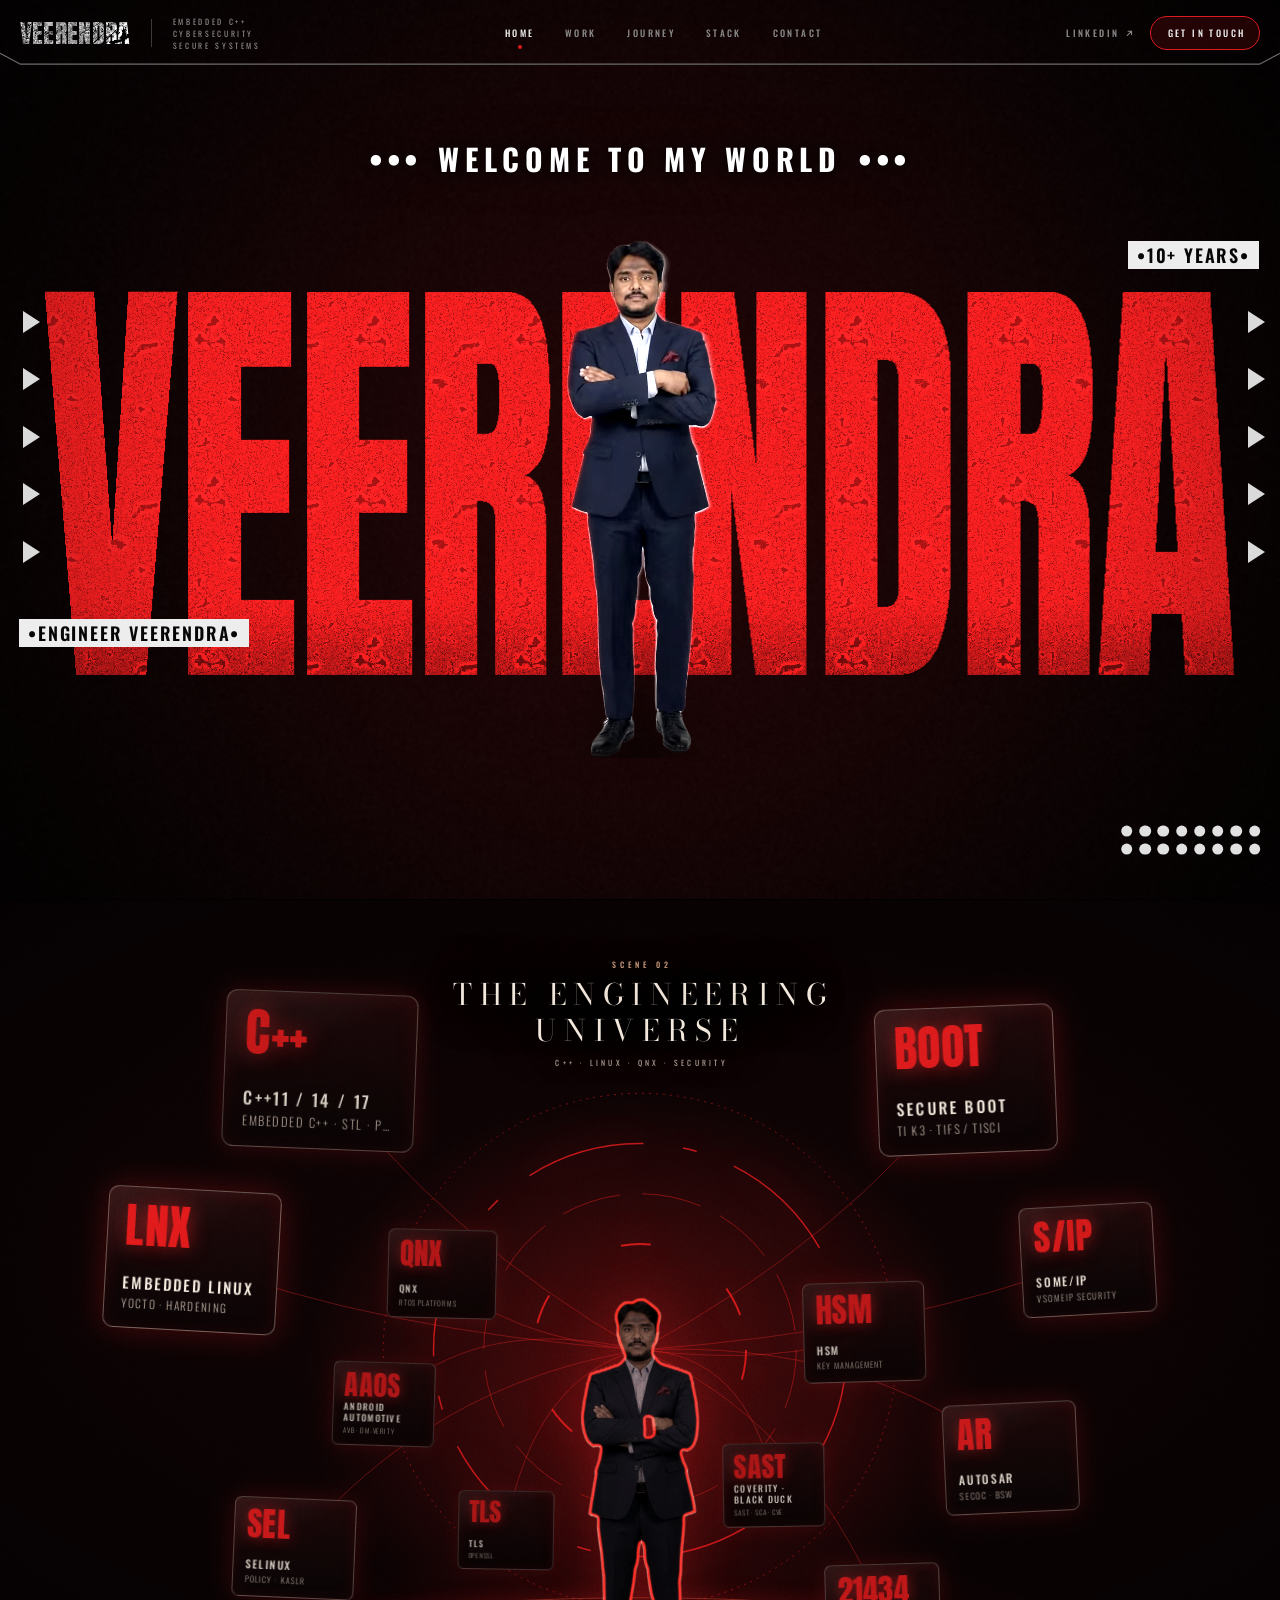
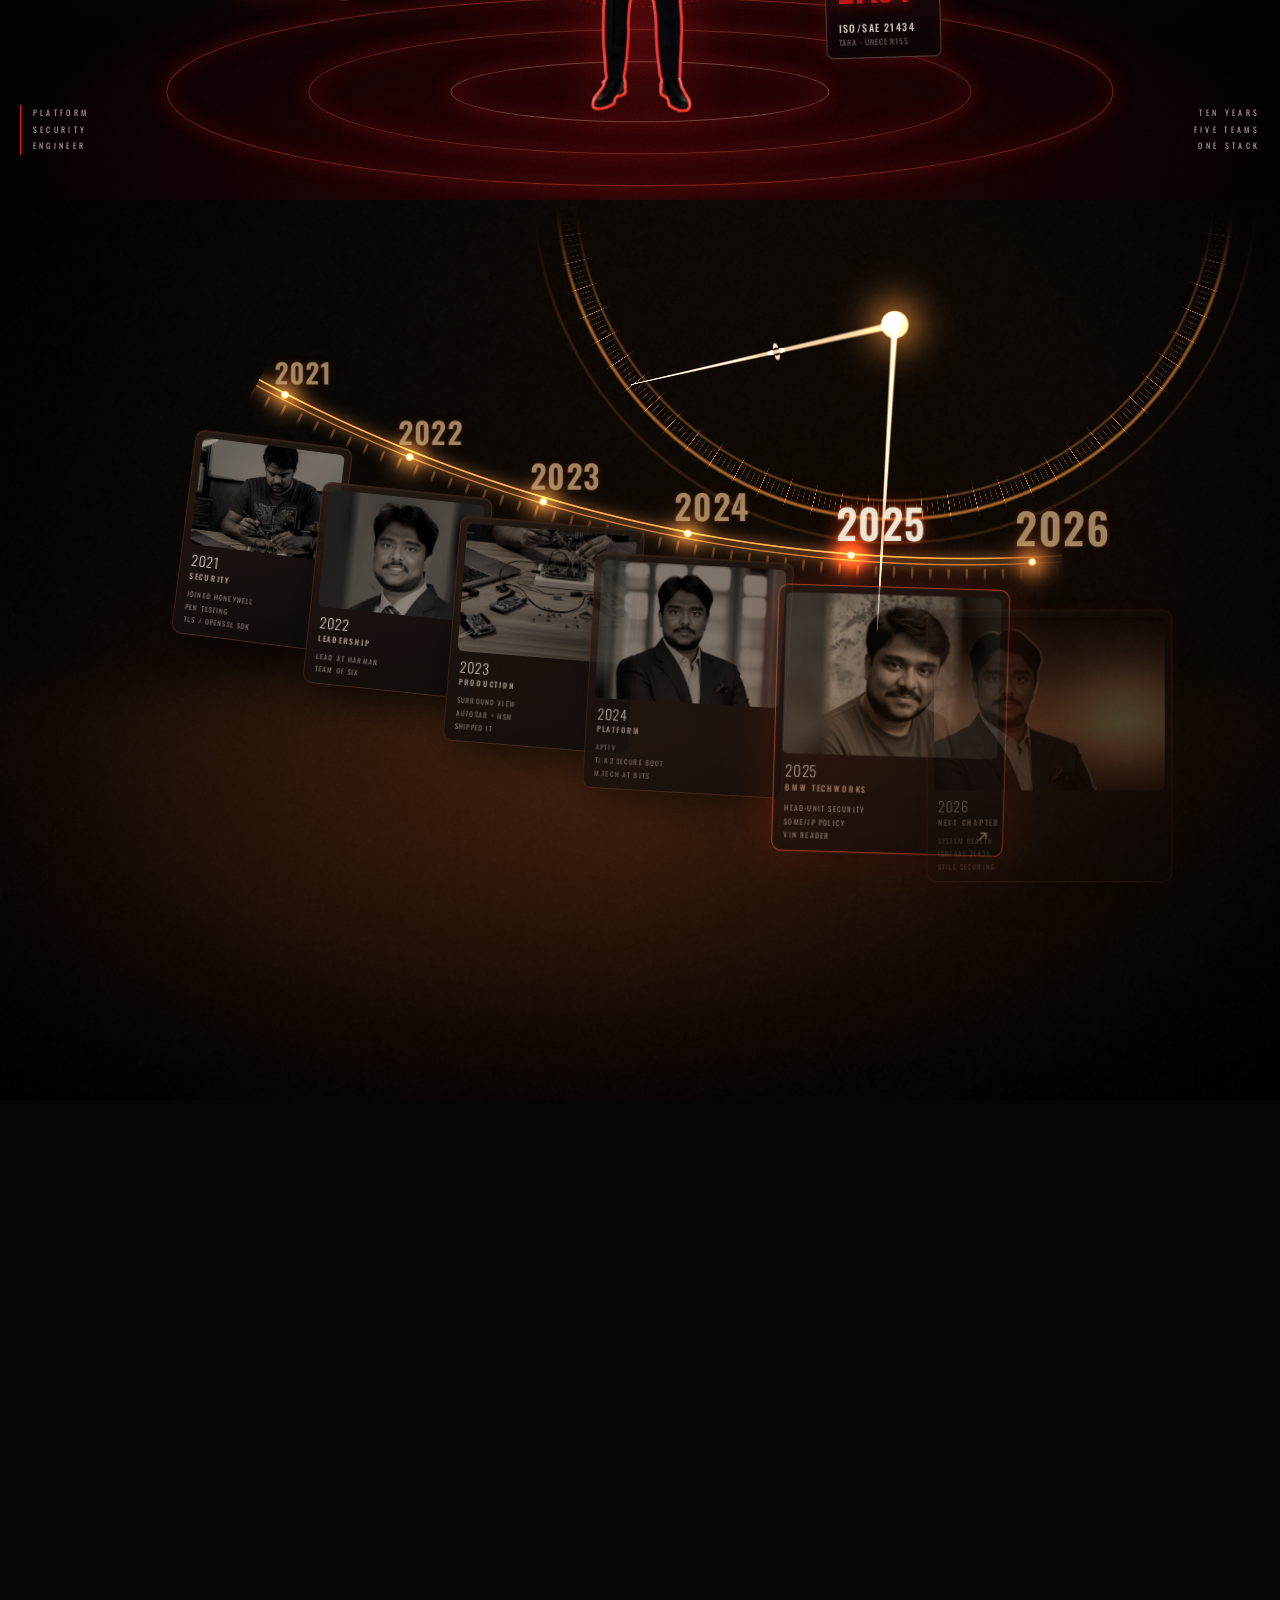
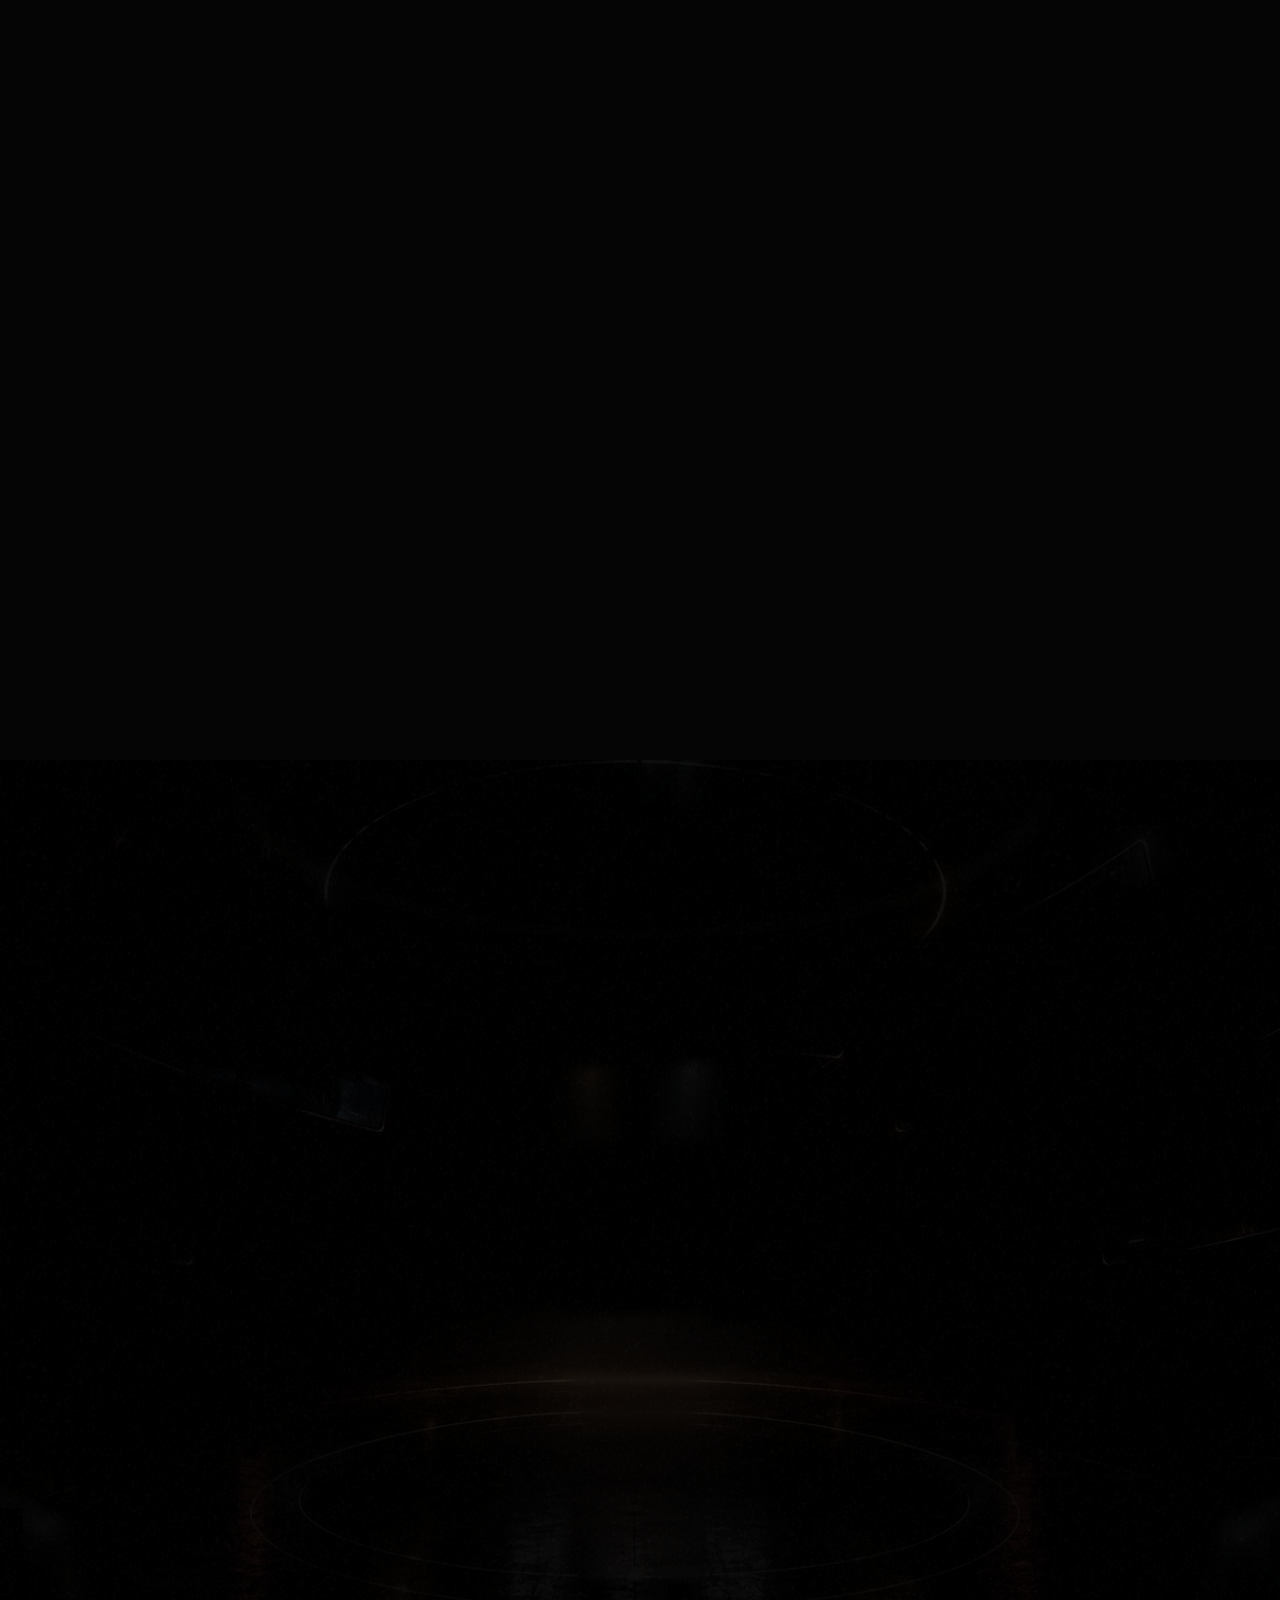
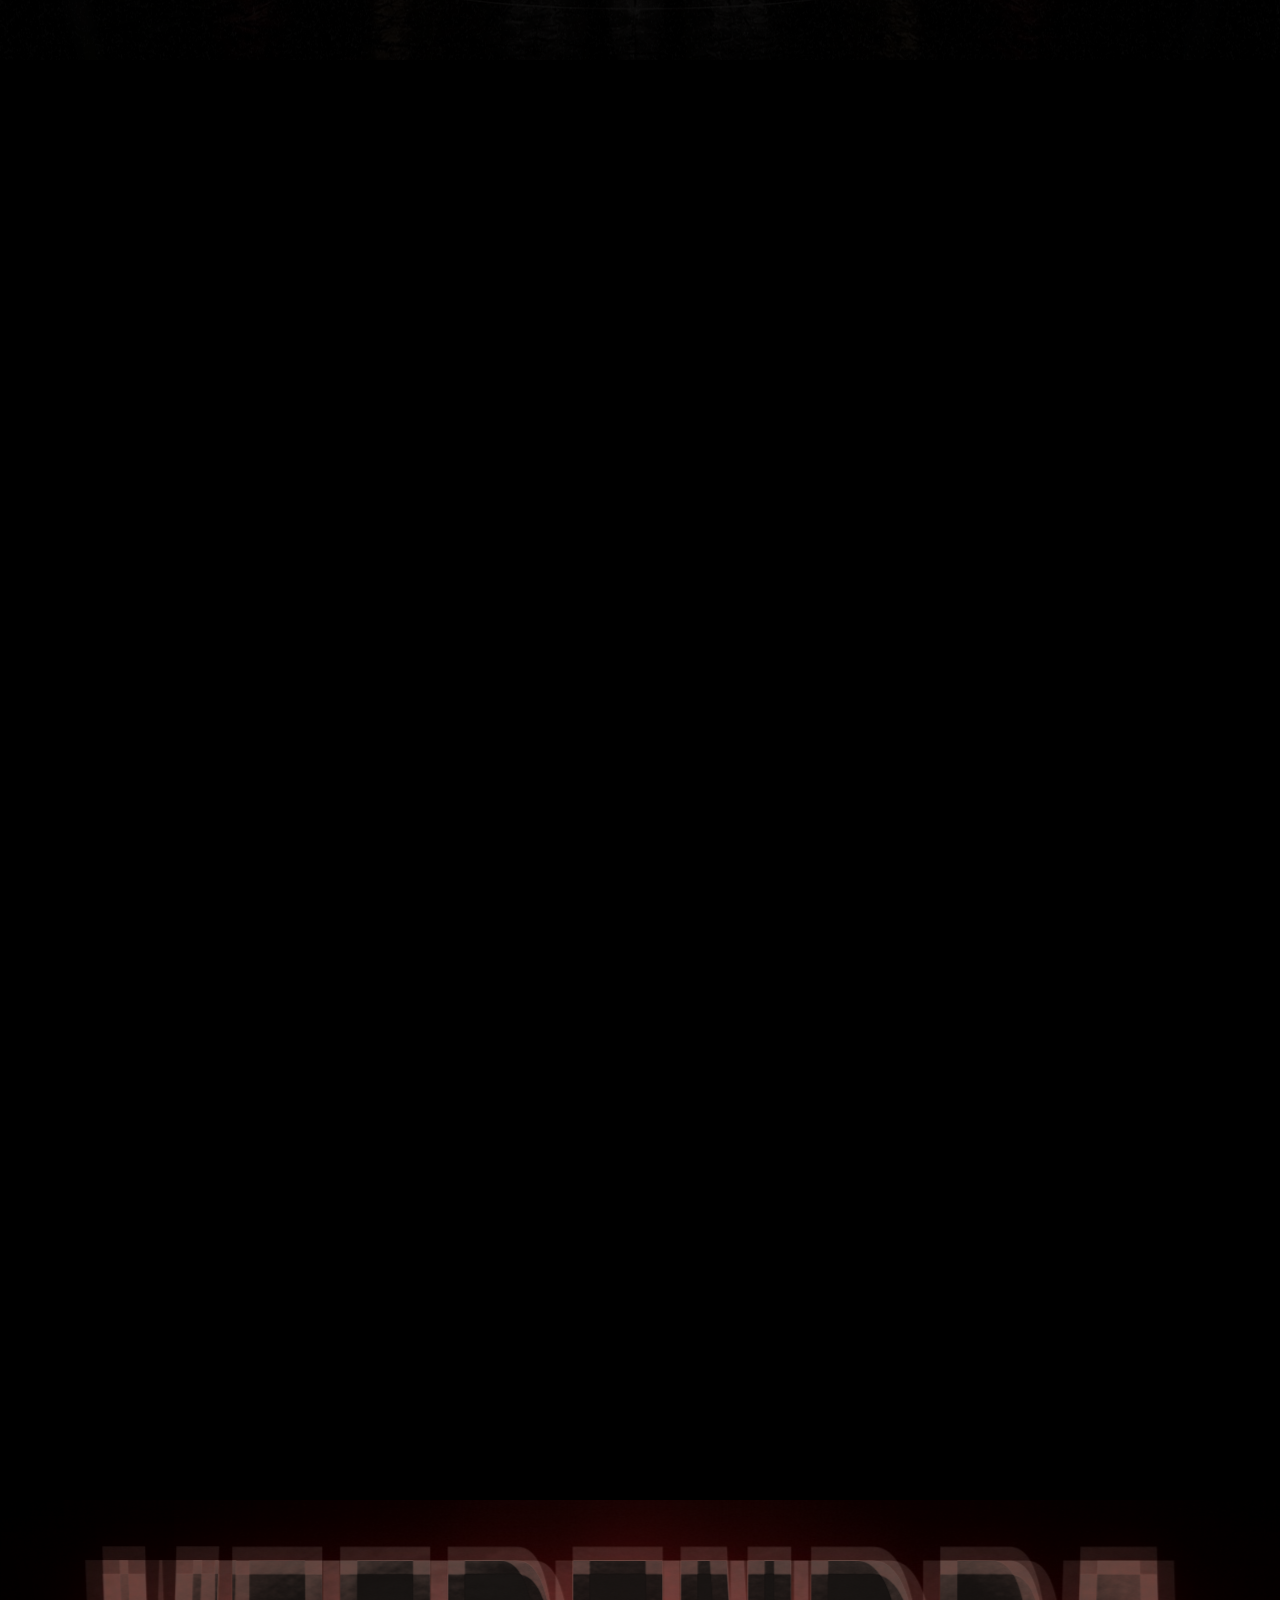
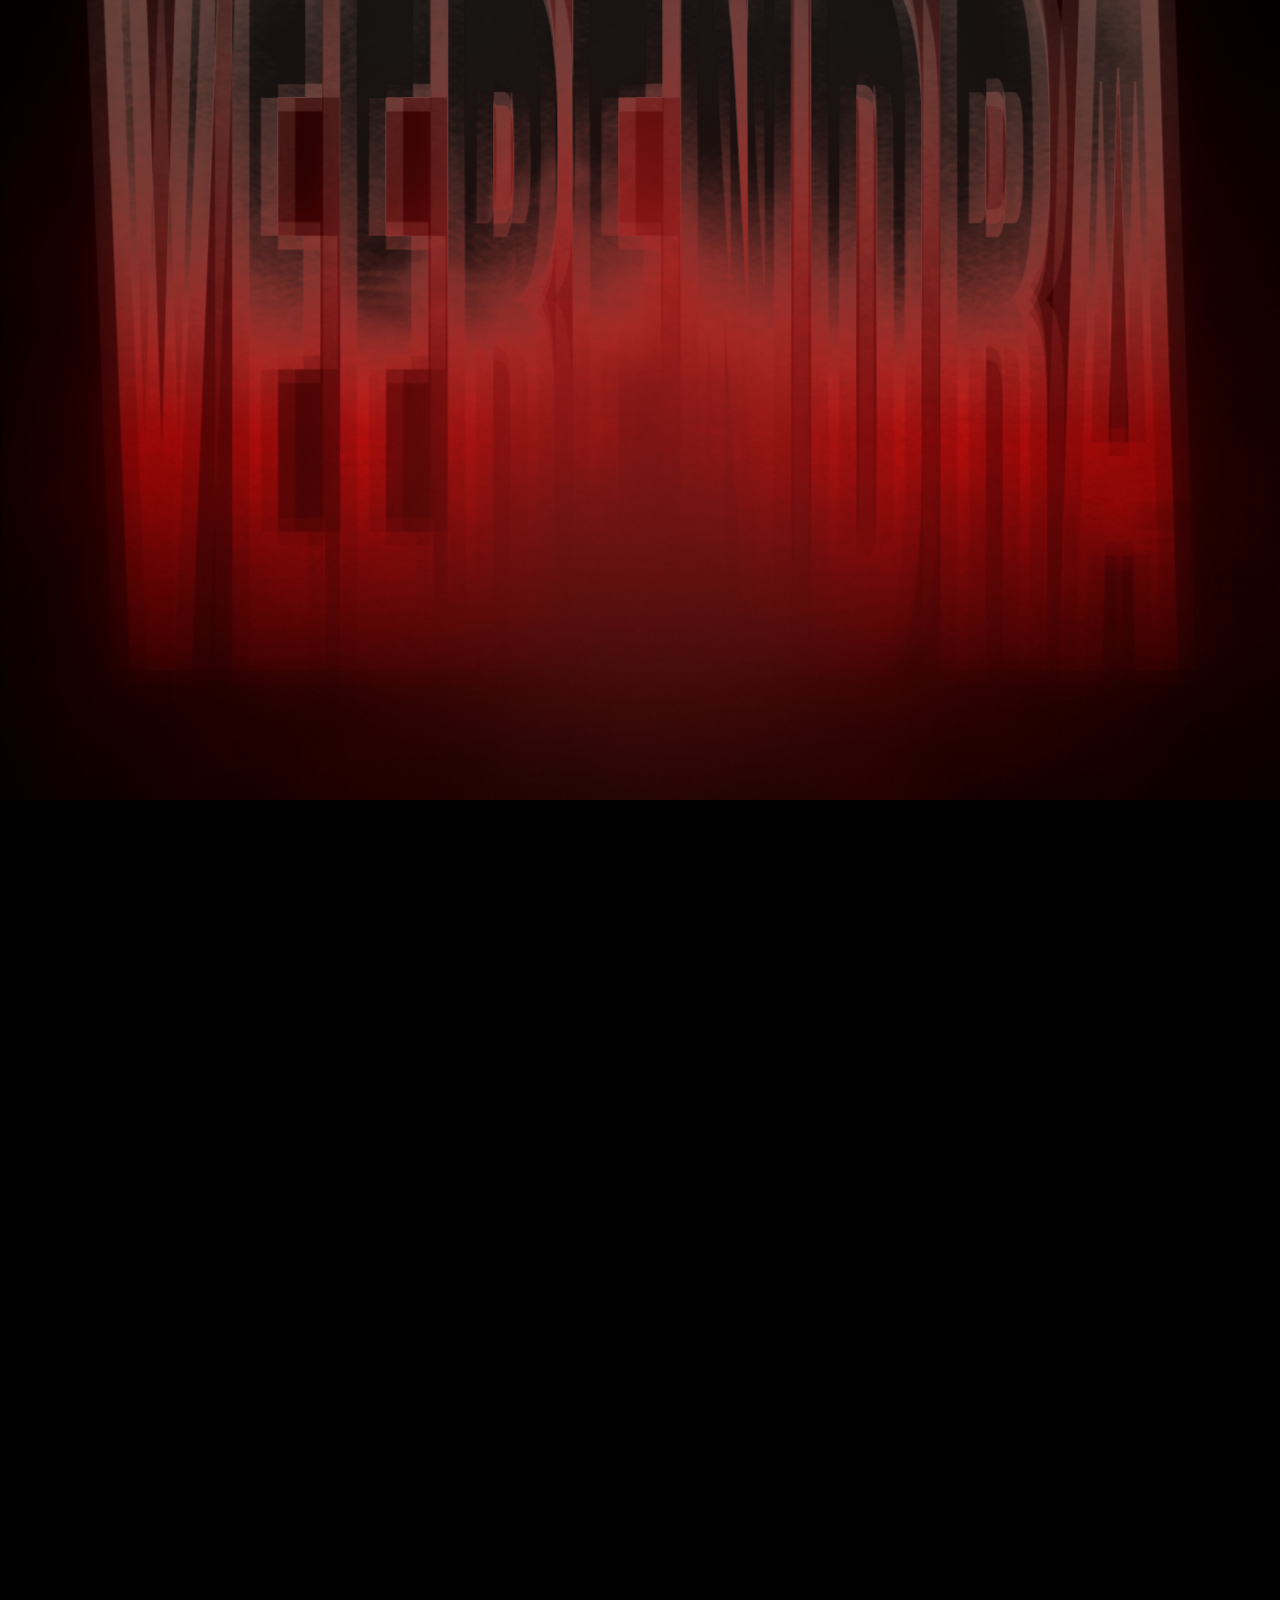
<file: index.html>
<!doctype html>
<html lang="en" class="is-booting">
<head>
<meta charset="utf-8">
<meta name="viewport" content="width=device-width, initial-scale=1, viewport-fit=cover">
<title>VEERENDRA AMBALLA — Embedded C++ · Automotive Cybersecurity · Secure Systems</title>
<meta name="description" content="Portfolio of Veerendra Amballa — embedded C++ and automotive cybersecurity lead. Secure boot, platform hardening, SOME/IP security, ISO/SAE 21434.">
<meta http-equiv="Content-Security-Policy" content="default-src 'self'; script-src 'self' https://static.cloudflareinsights.com; style-src 'self' 'unsafe-inline'; img-src 'self' data: blob:; font-src 'self'; media-src 'self' blob:; connect-src 'self' https://cloudflareinsights.com https://static.cloudflareinsights.com; worker-src 'self' blob:; base-uri 'self'; form-action 'self'; object-src 'none'">
<meta name="referrer" content="strict-origin-when-cross-origin">
<meta name="theme-color" content="#000000">
<link rel="canonical" href="https://veerendraamballa.com/">
<script type="application/ld+json">
{
  "@context": "https://schema.org",
  "@type": "Person",
  "name": "Veerendra Amballa",
  "alternateName": "Veeru",
  "url": "https://veerendraamballa.com/",
  "image": "https://veerendraamballa.com/public/og.jpg",
  "jobTitle": "Embedded Software & Automotive Cybersecurity Lead",
  "address": { "@type": "PostalAddress", "addressLocality": "Hyderabad", "addressCountry": "IN" },
  "sameAs": [ "https://www.linkedin.com/in/veerendra-amballa-807321243" ],
  "knowsAbout": [ "Embedded C++", "Automotive Cybersecurity", "Secure Boot", "HSM Key Management", "SOME/IP Security", "SELinux", "AUTOSAR", "ISO/SAE 21434", "UNECE R155", "Embedded Linux", "QNX" ]
}
</script>
<meta property="og:type" content="website">
<meta property="og:url" content="https://veerendraamballa.com/">
<meta property="og:title" content="Veerendra Amballa — Embedded C++ · Automotive Cybersecurity">
<meta property="og:description" content="Secure boot, platform hardening, SOME/IP security and ISO/SAE 21434. Ten years across BMW TechWorks, Aptiv, Harman and Honeywell.">
<meta property="og:image" content="https://veerendraamballa.com/public/og.jpg">
<meta property="og:image:width" content="1200">
<meta property="og:image:height" content="630">
<meta name="twitter:card" content="summary_large_image">
<link rel="icon" href="public/favicon.svg" type="image/svg+xml">

<link rel="preload" href="public/fonts/anton-400.woff2" as="font" type="font/woff2" crossorigin>
<link rel="preload" href="public/fonts/oswald-500.woff2" as="font" type="font/woff2" crossorigin>
<link rel="preload" href="public/fonts/oswald-700.woff2" as="font" type="font/woff2" crossorigin>
<link rel="stylesheet" href="src/styles/app.bundle.css">
</head>
<body>

<!-- the real heading, for search engines and screen readers; the visible
     wordmark is drawn on the canvas so video can be clipped inside its letters -->
<h1 class="sr-only">Veerendra Amballa — Embedded C++ and Automotive Cybersecurity Lead. Welcome to my world.</h1>

<div class="stage-wrap">
  <canvas id="stage" aria-hidden="true"></canvas>

  <!-- The header and mobile menu used to live here, inside .stage-wrap.
       That trapped them in the stage's stacking context (z-index:1), below
       .flow (z-index:2), so nothing in them could be clicked. They now sit
       as direct children of <body>, just before </body>. -->

  <!-- ------------------------------------------------------------------ -->
  <div class="furniture" aria-hidden="true">
    <p class="welcome" id="welcome">
      <b class="welcome__dots">•••</b>
      <span class="welcome__text">Welcome to my world</span>
      <b class="welcome__dots">•••</b>
    </p>

    <p class="chip chip--artist" id="chipArtist"><span>•Engineer Veerendra•</span></p>
    <p class="chip chip--legend" id="chipLegend"><span>•10+ Years•</span></p>

    <div class="arrows arrows--l" id="arrowsL"></div>
    <div class="arrows arrows--r" id="arrowsR"></div>
    <!-- only the bottom-right grid remains: the top-left one sat under the
         navigation and fought with it -->
    <div class="grid-dots grid-dots--br" id="dotsBR"></div>
  </div>

  <!-- ------------------------------------------------------------------ -->
  <div class="boot" id="boot">
    <div class="boot__bar"><i id="bootFill"></i></div>
    <button class="boot__enter" id="bootEnter" hidden>
      <span>Enter</span>
    </button>
  </div>

  <noscript>
    <div class="fallback">
      <p>VEERENDRA</p>
      <small>This opening is an animated experience. Please enable JavaScript.</small>
    </div>
  </noscript>
</div>

<main class="flow">
  <!-- the hero above is position:fixed, so this reserves its scroll height -->
  <div class="hero-spacer" aria-hidden="true"></div>

  <!-- ==================================================================== -->
  <!-- The creative-universe film itself, played as supplied. All labels and
       cards are part of the footage; the DOM adds only what a screen reader
       needs and a veil that breathes over the loop seam. -->
  <!-- The engineering universe: Veerendra's stack as a room of floating
       glass cards around the figure. Live DOM + SVG, no footage. -->
  <section class="universe" id="universe" aria-labelledby="uniTitle">
    <div class="universe__room" aria-hidden="true">
      <div class="universe__glow"></div>
      <svg class="universe__core" viewBox="-100 -100 200 200">
        <circle r="92" class="c1"/><circle r="74" class="c2"/>
        <circle r="56" class="c3"/><circle r="38" class="c4"/>
      </svg>
      <svg class="universe__lines" id="uniLines" preserveAspectRatio="none"></svg>
      <div class="universe__floor"><i></i><i></i><i></i></div>
    </div>

    <header class="universe__title" id="uniTitle">
      <p class="universe__over">Scene 02</p>
      <h2 class="universe__name">The Engineering<br>Universe</h2>
      <p class="universe__sub">C++ · Linux · QNX · Security</p>
    </header>

    <div class="universe__world" id="uniWorld">
      <ul class="universe__deck" id="uniDeck">
        <li class="u-card" style="--x:0.25;--y:0.19;--w:0.15;--d:0.55;--i:0">
          <span class="u-card__in"><b>C++</b><strong>C++11 / 14 / 17</strong><em>Embedded C++ · STL · POSIX</em></span>
        </li>
        <li class="u-card" style="--x:0.15;--y:0.4;--w:0.135;--d:0.85;--i:1">
          <span class="u-card__in"><b>LNX</b><strong>Embedded Linux</strong><em>Yocto · hardening</em></span>
        </li>
        <li class="u-card" style="--x:0.345;--y:0.415;--w:0.085;--d:0.35;--i:2">
          <span class="u-card__in"><b>QNX</b><strong>QNX</strong><em>RTOS platforms</em></span>
        </li>
        <li class="u-card" style="--x:0.3;--y:0.56;--w:0.08;--d:0.3;--i:3">
          <span class="u-card__in"><b>AAOS</b><strong>Android Automotive</strong><em>AVB · DM-Verity</em></span>
        </li>
        <li class="u-card" style="--x:0.23;--y:0.72;--w:0.095;--d:0.6;--i:4">
          <span class="u-card__in"><b>SEL</b><strong>SELinux</strong><em>Policy · KASLR</em></span>
        </li>
        <li class="u-card" style="--x:0.395;--y:0.7;--w:0.075;--d:0.25;--i:5">
          <span class="u-card__in"><b>TLS</b><strong>TLS</strong><em>OpenSSL</em></span>
        </li>
        <li class="u-card" style="--x:0.755;--y:0.2;--w:0.14;--d:0.8;--i:6">
          <span class="u-card__in"><b>BOOT</b><strong>Secure Boot</strong><em>TI K3 · TIFS / TISCI</em></span>
        </li>
        <li class="u-card" style="--x:0.675;--y:0.48;--w:0.095;--d:0.45;--i:7">
          <span class="u-card__in"><b>HSM</b><strong>HSM</strong><em>Key management</em></span>
        </li>
        <li class="u-card" style="--x:0.85;--y:0.4;--w:0.105;--d:0.7;--i:8">
          <span class="u-card__in"><b>S/IP</b><strong>SOME/IP</strong><em>vsomeip security</em></span>
        </li>
        <li class="u-card" style="--x:0.79;--y:0.62;--w:0.105;--d:0.6;--i:9">
          <span class="u-card__in"><b>AR</b><strong>AUTOSAR</strong><em>SecOC · BSW</em></span>
        </li>
        <li class="u-card" style="--x:0.605;--y:0.65;--w:0.08;--d:0.3;--i:10">
          <span class="u-card__in"><b>SAST</b><strong>Coverity · Black Duck</strong><em>SAST · SCA · CVE</em></span>
        </li>
        <li class="u-card" style="--x:0.69;--y:0.79;--w:0.09;--d:0.5;--i:11">
          <span class="u-card__in"><b>21434</b><strong>ISO/SAE 21434</strong><em>TARA · UNECE R155</em></span>
        </li>
      </ul>
      <img class="universe__figure" id="uniFigure" src="public/media/universe-figure.png"
           alt="Veerendra Amballa" draggable="false" decoding="async" loading="lazy">
    </div>

    <p class="u-cap u-cap--bl" aria-hidden="true">Platform<br>Security<br>Engineer</p>
    <p class="u-cap u-cap--br" aria-hidden="true">Ten Years<br>Five Teams<br>One Stack</p>
    <div class="universe__grain" aria-hidden="true"></div>
  </section>

  <!-- ==================================================================== -->
  <section class="chrono" id="chrono" aria-labelledby="chronoTitle">
    <div class="chrono__pin">
      <canvas id="chronoStage" aria-hidden="true"></canvas>

      <h2 class="chrono__title" id="chronoTitle">
        <span>A</span><span>Journey</span><span>Through</span><span>Time</span>
      </h2>
      <p class="chrono__rail" aria-hidden="true">
        <i></i>
        <span>Platforms</span><span>Security</span><span>People</span>
        <span>Projects</span><span>Me</span>
        <i></i>
      </p>

      <p class="chrono__hint" aria-hidden="true">
        Move<br>to travel<br>through time<i></i>
      </p>
      <p class="chrono__note chrono__note--bl" aria-hidden="true">
        Same<br>curiosity<br>a safer<br>tomorrow
      </p>
      <p class="chrono__note chrono__note--br" aria-hidden="true">
        Still<br>securing<br>what's<br>next<i></i>
      </p>

      <div class="chrono__deck" id="chronoDeck"></div>

      <!-- the figure's own layer, stacked over the deck: he stands in front
           of the timeline, looking at his journey -->
      <canvas id="chronoFront" aria-hidden="true"></canvas>
    </div>
  </section>

  <!-- ==================================================================== -->
  <section class="gallery" id="gallery" aria-labelledby="galleryTitle">
    <div class="gallery__pin">
      <canvas id="galleryStage" aria-hidden="true"></canvas>

      <div class="gallery__world">
        <div class="gallery__deck" id="galleryDeck"></div>
        <img class="gallery__person" id="galleryPerson"
             src="public/projects/person.png" alt="" draggable="false" decoding="async" loading="lazy">
      </div>

      <h2 class="g-label g-label--projects" id="galleryTitle">Projects</h2>
      <p class="g-label g-label--ideas" aria-hidden="true">
        ECUs<br>Platforms<br>Middleware<br><b>Real Impact</b>
      </p>
      <p class="g-label g-label--scroll" aria-hidden="true">
        Scroll<br>Explore<br>Interact
      </p>
      <p class="g-label g-label--real" aria-hidden="true">
        Real<br>Projects<br>Real<br>Stories
      </p>
      <p class="g-label g-label--tomorrow" aria-hidden="true">
        Engineering<br>A Safer<br>Tomorrow
      </p>
      <span class="g-label g-label--num" id="galleryNum" aria-hidden="true">01</span>
    </div>
  </section>

</main>

<!-- ====================================================================== -->
<!-- Header + mobile menu — direct children of <body> so they stack ABOVE   -->
<!-- .flow and stay clickable. .is-header / .is-menu live on <html>, so the -->
<!-- arrival animations keep matching from here.                            -->
<!-- ====================================================================== -->
<header class="hdr" id="hdr">
  <svg class="hdr__rule" id="hdrRule" aria-hidden="true" preserveAspectRatio="none">
    <polyline id="hdrRulePath" fill="none" stroke="currentColor" stroke-width="1.25"
              vector-effect="non-scaling-stroke"/>
  </svg>

  <a class="hdr__mark" href="#" aria-label="Veerendra Amballa, home">
    <span class="mark-word">VEERENDRA</span>
  </a>

  <span class="hdr__div" aria-hidden="true"></span>

  <p class="hdr__roles">
    <span>Embedded C++</span><span>Cybersecurity</span><span>Secure Systems</span>
  </p>

  <nav class="hdr__nav" aria-label="Primary">
    <ul>
      <li><a href="#" class="is-active" data-nav>Home</a></li>
      <li><a href="#gallery" data-nav>Work</a></li>
      <li><a href="#chrono" data-nav>Journey</a></li>
      <li><a href="#universe" data-nav>Stack</a></li>
      <li><a href="#fin" data-nav>Contact</a></li>
    </ul>
  </nav>

  <div class="hdr__meta">
    <a class="hdr__link" href="https://www.linkedin.com/in/veerendra-amballa-807321243" target="_blank" rel="me noopener">LinkedIn<svg class="ic" viewBox="0 0 12 12" aria-hidden="true"><path d="M3 9 9 3M4.2 3H9v4.8" fill="none" stroke="currentColor" stroke-width="1.4" stroke-linecap="round" stroke-linejoin="round"/></svg><span class="sr-only"> (opens in a new tab)</span></a>
    <a class="hdr__cta" href="#" data-u="reach2veerendra" data-d="gmail.com">Get in touch</a>
  </div>

  <button class="hdr__burger" id="burger" aria-expanded="false" aria-controls="hdrNavMobile">
    <span aria-hidden="true"></span><span aria-hidden="true"></span>
    <span class="sr-only">Menu</span>
  </button>
</header>

<nav class="menu" id="menu" aria-label="Primary, expanded" hidden>
  <ul>
    <li><a href="#" class="is-active" data-nav>Home</a></li>
    <li><a href="#gallery" data-nav>Work</a></li>
    <li><a href="#chrono" data-nav>Journey</a></li>
    <li><a href="#universe" data-nav>Stack</a></li>
    <li><a href="#fin" data-nav>Contact</a></li>
  </ul>
  <p class="menu__contact">
    <a class="menu__c menu__c--solid" href="#" data-u="reach2veerendra" data-d="gmail.com"><svg class="ic" viewBox="0 0 16 12" aria-hidden="true"><path d="M1 1h14v10H1zM1 1.5l7 5.2 7-5.2" fill="none" stroke="currentColor" stroke-width="1.3" stroke-linejoin="round"/></svg>Email me</a>
    <a class="menu__c" href="https://www.linkedin.com/in/veerendra-amballa-807321243" target="_blank" rel="me noopener">LinkedIn<svg class="ic" viewBox="0 0 12 12" aria-hidden="true"><path d="M3 9 9 3M4.2 3H9v4.8" fill="none" stroke="currentColor" stroke-width="1.4" stroke-linecap="round" stroke-linejoin="round"/></svg></a>
  </p>
  <p class="menu__tag">••• Welcome to my world •••</p>
</nav>

<!-- ====================================================================== -->
<footer class="fin" id="fin" aria-label="Closing">
  <div class="fin__pin">
  <h2 class="sr-only">Veerendra Amballa</h2>

  <div class="fin__stage1" id="finStage1">
    <canvas id="finBack" aria-hidden="true"></canvas>
    <canvas id="finMan" aria-hidden="true"></canvas>

    <p class="f-cap f-cap--tl" aria-hidden="true">
      Secure Boot<br>Hardening<br>Middleware<br>Real Impact
    </p>
    <blockquote class="f-cap f-cap--quote">
      &ldquo;Trust<br>Starts<br>At<br>Boot.&rdquo;
    </blockquote>
    <p class="f-cap f-cap--blw" aria-hidden="true">An<br>Engineer&rsquo;s<br>World</p>
    <p class="f-cap f-cap--tr" aria-hidden="true">
      Same<br>Rigor<br>A Safer<br>Tomorrow
    </p>
    <p class="f-cap f-cap--br" aria-hidden="true">Design<br>Build<br>Harden<br>Repeat</p>
  </div>

  <div class="fin__dim" id="finDim" aria-hidden="true"></div>

  <!-- the second frame of the finale: slides in from the left on scroll.
       Dormant until its image exists (see boot6's candidate list). -->
  <figure class="fin__frame2" id="finFrame2" hidden inert>
    <img id="finFrame2Img" alt="" draggable="false" decoding="async">
    <div class="fin__cta" id="contact">
      <p class="fin__ctaOver">Open to conversations</p>
      <h3 class="fin__ctaHead">Let&rsquo;s <br>talk.</h3>
      <p class="fin__ctaSub">Embedded C++, platform security and secure boot.<br>Based in Hyderabad, India.</p>
      <div class="fin__ctaRow">
        <a class="btn btn--solid" href="#" data-u="reach2veerendra" data-d="gmail.com"><svg class="ic" viewBox="0 0 16 12" aria-hidden="true"><path d="M1 1h14v10H1zM1 1.5l7 5.2 7-5.2" fill="none" stroke="currentColor" stroke-width="1.3" stroke-linejoin="round"/></svg><span data-u="reach2veerendra" data-d="gmail.com" data-show></span></a>
        <a class="btn btn--line" href="https://www.linkedin.com/in/veerendra-amballa-807321243" target="_blank" rel="me noopener"><span>LinkedIn</span><svg class="ic" viewBox="0 0 12 12" aria-hidden="true"><path d="M3 9 9 3M4.2 3H9v4.8" fill="none" stroke="currentColor" stroke-width="1.4" stroke-linecap="round" stroke-linejoin="round"/></svg><span class="sr-only"> (opens in a new tab)</span></a>
      </div>
      <p class="fin__ctaCopy">
        <button type="button" class="copy" data-u="reach2veerendra" data-d="gmail.com">Copy email address</button>
        <span class="copy__status" role="status" aria-live="polite"></span>
      </p>
    </div>
    <small class="fin__ctaLegal">&copy; 2026 Veerendra Amballa</small>
  </figure>

  <div class="fin__bar">
    <a href="#" data-u="reach2veerendra" data-d="gmail.com" data-show></a>
    <nav class="fin__soc" aria-label="Social">
      <a href="https://www.linkedin.com/in/veerendra-amballa-807321243" rel="me noopener" target="_blank">LinkedIn</a>
    </nav>
    <small class="fin__c">&copy; 2026 Veerendra Amballa &mdash; All rights reserved</small>
  </div>
  </div>
</footer>

<!-- contact stays one click away between the hero and the finale -->
<aside class="dock" id="dock" aria-label="Contact" hidden>
  <a class="dock__btn dock__btn--solid" href="#" data-u="reach2veerendra" data-d="gmail.com" aria-label="Email Veerendra"><svg class="ic" viewBox="0 0 16 12" aria-hidden="true"><path d="M1 1h14v10H1zM1 1.5l7 5.2 7-5.2" fill="none" stroke="currentColor" stroke-width="1.3" stroke-linejoin="round"/></svg><span>Email</span></a>
  <a class="dock__btn" href="https://www.linkedin.com/in/veerendra-amballa-807321243" target="_blank" rel="me noopener" aria-label="Veerendra on LinkedIn, opens in a new tab"><span>LinkedIn</span><svg class="ic" viewBox="0 0 12 12" aria-hidden="true"><path d="M3 9 9 3M4.2 3H9v4.8" fill="none" stroke="currentColor" stroke-width="1.4" stroke-linecap="round" stroke-linejoin="round"/></svg></a>
</aside>

<script type="module" src="src/main.js"></script>

<!-- Cloudflare Web Analytics -->
<script type="module" src="https://static.cloudflareinsights.com/beacon.min.js" data-cf-beacon='{"token": "ebb2440831164daea04338bc03313a8c"}'></script>
<!-- End Cloudflare Web Analytics -->
</body>
</html>
</file>
<file: src/styles/app.bundle.css>
/* app.css */
/* ==========================================================================
   VEERENDRA — hero
   The artwork itself (background, wordmark, the three people) is drawn on the
   WebGL canvas. Everything in this file is the furniture layered over it:
   header, welcome strip, chips, arrows, dot grids.
   ========================================================================== */

@font-face {
  font-family: 'Anton';
  src: url('../../public/fonts/anton-400.woff2') format('woff2');
  font-weight: 400; font-style: normal; font-display: block;
}
@font-face {
  font-family: 'Oswald';
  src: url('../../public/fonts/oswald-300.woff2') format('woff2');
  font-weight: 300; font-style: normal; font-display: swap;
}
@font-face {
  font-family: 'Oswald';
  src: url('../../public/fonts/oswald-400.woff2') format('woff2');
  font-weight: 400; font-style: normal; font-display: swap;
}
@font-face {
  font-family: 'Oswald';
  src: url('../../public/fonts/oswald-500.woff2') format('woff2');
  font-weight: 500; font-style: normal; font-display: swap;
}
@font-face {
  font-family: 'Oswald';
  src: url('../../public/fonts/oswald-600.woff2') format('woff2');
  font-weight: 600; font-style: normal; font-display: swap;
}
@font-face {
  font-family: 'Oswald';
  src: url('../../public/fonts/oswald-700.woff2') format('woff2');
  font-weight: 700; font-style: normal; font-display: swap;
}

:root {
  --ink:      #de1b1c;
  --ink-hot:  #ff2a2b;
  --paper:    #ededed;
  --black:    #000;
  --dim:      #8a8a8a;
  --dimmer:   #4e4e4e;

  --ui:  'Oswald', 'Arial Narrow', system-ui, sans-serif;
  --disp:'Anton', 'Arial Narrow', Impact, sans-serif;

  /* the header height also sets the hero's top breathing room */
  --hdr-h: clamp(56px, 7.4vh, 82px);
  --edge:  clamp(14px, 1.55vw, 26px);

  --ease-out: cubic-bezier(.16, 1, .3, 1);
  --ease-in-out: cubic-bezier(.76, 0, .24, 1);
}

*, *::before, *::after { box-sizing: border-box; }

html, body {
  margin: 0;
  min-height: 100%;
  background: #000;
  color: var(--paper);
  font-family: var(--ui);
  /* the document scrolls now that more scenes follow the hero; sideways
     overflow is CLIPPED, not hidden - overflow-x:hidden promotes body to a
     scroll container, which silently breaks every position:sticky pin in the
     scenes below (the canvas scrolls away and leaves bare background) */
  overflow-x: clip;
  -webkit-font-smoothing: antialiased;
  text-rendering: optimizeLegibility;
}

/* nothing may paint before the sequence is ready to start on true black */
html.is-booting .furniture,
html.is-booting .hdr { opacity: 0; }

.sr-only {
  position: absolute; width: 1px; height: 1px; padding: 0; margin: -1px;
  overflow: hidden; clip: rect(0 0 0 0); white-space: nowrap; border: 0;
}

.stage-wrap {
  position: fixed; inset: 0;
  overflow: hidden;
  background: #000;
  z-index: 1;
}

#stage {
  position: absolute; inset: 0;
  width: 100%; height: 100%;
  display: block;
}

/* ==========================================================================
   Header
   ========================================================================== */

.hdr {
  position: fixed; top: 0; left: 0; right: 0;
  height: var(--hdr-h);
  display: flex;
  align-items: center;
  gap: clamp(12px, 1.6vw, 26px);
  padding: 0 var(--edge);
  z-index: 40;            /* above .flow (z-index:2) so the nav is clickable */
  pointer-events: none;
  transition: opacity .4s ease, transform .4s ease;
}
.hdr > * { pointer-events: auto; }

/* The header belongs to the hero. Once the hero has scrolled fully past, lift
   it out of the way so it never floats over the later scenes or blocks a tap
   there. .past-hero is toggled on <html> by the hero-spacer observer. */
.past-hero .hdr {
  opacity: 0;
  transform: translateY(-120%);
  pointer-events: none;
}

.hdr__rule {
  position: absolute; left: 0; right: 0; top: 0;
  width: 100%; height: 100%;
  color: #6d6d6d;
  pointer-events: none;
  overflow: visible;
}
.hdr__rule polyline {
  stroke-dasharray: var(--len, 2000);
  stroke-dashoffset: var(--len, 2000);
}
.is-header .hdr__rule polyline {
  transition: stroke-dashoffset 1.15s var(--ease-out);
  stroke-dashoffset: 0;
}

.hdr__mark {
  text-decoration: none;
  line-height: 1;
  flex: 0 0 auto;
}
.mark-word {
  display: block;
  font-family: var(--disp);
  font-size: clamp(20px, 2.05vw, 34px);
  letter-spacing: .012em;
  /* the same distressed surface as the big wordmark, so the two agree.
     NB the red must be a background-color: with background-clip:text the
     text fill is transparent, so `color` alone paints nothing and the mark
     comes out as bare grey texture. */
  background-color: var(--ink);
  background-image: url('../../public/tex/grunge.png');
  background-size: 260px;
  background-blend-mode: multiply;
  -webkit-background-clip: text;
  background-clip: text;
  -webkit-text-fill-color: transparent;
  filter: saturate(1.35) contrast(1.16) brightness(1.18);
}

.hdr__div {
  width: 1px; height: 42%;
  background: #3a3a3a;
  flex: 0 0 auto;
}

.hdr__roles {
  margin: 0;
  display: grid;
  gap: 1px;
  font-size: clamp(7.5px, .61vw, 9.5px);
  font-weight: 400;
  letter-spacing: .34em;
  text-transform: uppercase;
  color: var(--dim);
  line-height: 1.42;
  flex: 0 0 auto;
}

.hdr__nav { margin-inline: auto; }
.hdr__nav ul {
  display: flex;
  gap: clamp(16px, 2.4vw, 44px);
  list-style: none;
  margin: 0; padding: 0;
}
.hdr__nav a {
  position: relative;
  display: block;
  padding: 6px 0;
  font-size: clamp(9px, .72vw, 11.5px);
  font-weight: 500;
  letter-spacing: .26em;
  text-transform: uppercase;
  text-decoration: none;
  color: var(--dim);
  transition: color .38s var(--ease-out);
}
.hdr__nav a::after {                       /* the red dot under the active item */
  content: '';
  position: absolute;
  left: 50%; bottom: -3px;
  width: 4px; height: 4px;
  margin-left: -2px;
  border-radius: 50%;
  background: var(--ink);
  transform: scale(0);
  transition: transform .42s var(--ease-out);
}
.hdr__nav a:hover, .hdr__nav a:focus-visible { color: var(--paper); }
.hdr__nav a.is-active { color: var(--paper); }
.hdr__nav a.is-active::after,
.hdr__nav a:hover::after { transform: scale(1); }

.hdr__meta {
  display: grid;
  justify-items: end;
  gap: 5px;
  flex: 0 0 auto;
}
.hdr__metaLabel {
  font-size: clamp(7.5px, .6vw, 9.5px);
  font-weight: 400;
  letter-spacing: .3em;
  text-transform: uppercase;
  color: var(--dim);
  white-space: nowrap;
}
.hdr__pips { display: flex; gap: 5px; }
.hdr__pips i {
  width: 5px; height: 5px; border-radius: 50%;
  background: var(--ink);
  opacity: .9;
}

.hdr__burger { display: none; }

/* staggered arrival ------------------------------------------------------ */
.hdr__mark, .hdr__div, .hdr__roles, .hdr__nav li, .hdr__meta {
  opacity: 0;
  transform: translateY(-9px);
}
.is-header .hdr__mark,
.is-header .hdr__div,
.is-header .hdr__roles,
.is-header .hdr__nav li,
.is-header .hdr__meta {
  opacity: 1;
  transform: none;
  transition: opacity .7s var(--ease-out), transform .8s var(--ease-out);
}
.is-header .hdr__mark   { transition-delay: .18s; }
.is-header .hdr__div    { transition-delay: .26s; }
.is-header .hdr__roles  { transition-delay: .30s; }
.is-header .hdr__nav li { transition-delay: calc(.36s + var(--i) * .055s); }
.is-header .hdr__meta   { transition-delay: .62s; }

/* ==========================================================================
   Hero furniture
   ========================================================================== */

.furniture {
  position: absolute; inset: 0;
  z-index: 15;
  pointer-events: none;
}

/* --- WELCOME TO MY WORLD: drops in from above ---------------------------
   Sits ABOVE every other layer except the header, and carries its own soft
   dark halo, so it stays legible whatever passes behind it — the wordmark,
   the figure's head, or plain black.                                       */
.welcome {
  position: absolute;
  top: var(--welcome-y, 17.5%);
  left: 50%;
  z-index: 4;
  margin: 0;
  display: flex;
  align-items: center;
  gap: .55em;
  white-space: nowrap;
  font-size: var(--welcome-size, 17px);
  font-weight: 700;
  letter-spacing: .19em;
  text-transform: uppercase;
  color: #fff;
  text-shadow:
    0 0 .06em rgba(0, 0, 0, .95),
    0 0 .55em rgba(0, 0, 0, .92),
    0 0 1.4em rgba(0, 0, 0, .75);
  transform: translate(-50%, calc(-140% - 12px));
  opacity: 0;
  filter: blur(6px);
}
.welcome__dots { letter-spacing: .12em; font-size: .96em; }
.is-welcome .welcome {
  opacity: 1;
  filter: blur(0);
  transform: translate(-50%, -50%);
  /* fast, confident entrance that overshoots a touch, then settles */
  transition:
    transform .82s cubic-bezier(.14, .86, .22, 1.06),
    opacity .34s ease-out,
    filter .5s var(--ease-out);
}

/* --- inverted chips ----------------------------------------------------- */
.chip {
  position: absolute;
  z-index: 2;
  margin: 0;
  padding: .30em .5em .24em;
  background: var(--paper);
  color: #060606;
  font-size: var(--chip-size, 13px);
  font-weight: 600;
  letter-spacing: .1em;
  text-transform: uppercase;
  line-height: 1;
  white-space: nowrap;
  opacity: 0;
}
.chip--artist {
  left: var(--artist-x, 1.5%);
  top: var(--artist-y, 68.8%);
  transform: translateX(-118%);
}
.chip--legend {
  left: var(--legend-x, 88.1%);
  top: var(--legend-y, 26.8%);
  transform: translateX(118%);
}
.is-artist .chip--artist,
.is-legend .chip--legend {
  opacity: 1;
  transform: translateX(0);
  transition: transform .78s var(--ease-out), opacity .3s linear;
}

/* --- edge arrows -------------------------------------------------------- */
.arrows {
  position: absolute;
  top: var(--arrow-top, 34.5%);
  height: var(--arrow-span, 28%);
  display: flex;
  flex-direction: column;
  justify-content: space-between;
}
.arrows--l { left: var(--arrow-l, 1.8%); }
.arrows--r { left: var(--arrow-r, 97.5%); }
.arrows i {
  display: block;
  width: 0; height: 0;
  border-style: solid;
  border-width: var(--arrow-h, 7px) 0 var(--arrow-h, 7px) var(--arrow-w, 11px);
  border-color: transparent transparent transparent var(--paper);
  opacity: 0;
}
.arrows--l i { transform: translateX(-26px); }
.arrows--r i { transform: translateX(26px); }
.is-arrows .arrows i {
  opacity: .92;
  transform: none;
  transition: transform .62s var(--ease-out), opacity .4s linear;
  transition-delay: calc(var(--i) * .06s);
}
.is-arrows .arrows--r i { transition-delay: calc((4 - var(--i)) * .06s); }

/* --- corner dot grids --------------------------------------------------- */
.grid-dots {
  position: absolute;
  display: grid;
  grid-template-columns: repeat(8, 1fr);
  gap: var(--dot-gap, 6px);
}
.grid-dots--br {
  left: var(--dots-br-x, 98.4%); top: var(--dots-br-y, 95%);
  transform: translate(-100%, -100%);
}
.grid-dots i {
  display: block;
  width: var(--dot-size, 9px);
  height: var(--dot-size, 9px);
  border-radius: 50%;
  background: var(--paper);
  opacity: 0;
  transform: scale(.2);
}
.is-dots .grid-dots i {
  opacity: .95;
  transform: none;
  transition: transform .5s var(--ease-out), opacity .34s linear;
  transition-delay: calc(var(--i) * .022s);
}

/* ==========================================================================
   Mobile menu — the burger opens a full-bleed sheet in the artwork's voice
   ========================================================================== */

.menu {
  position: fixed; inset: 0;
  z-index: 90;           /* above .flow and .hdr so the open sheet owns taps */
  display: grid;
  place-content: center;
  gap: 8px;
  background: rgba(0, 0, 0, .93);
  -webkit-backdrop-filter: blur(10px);
  backdrop-filter: blur(10px);
  opacity: 0;
  visibility: hidden;
  transition: opacity .45s ease, visibility .45s;
}
.is-menu .menu { opacity: 1; visibility: visible; }
.menu ul { list-style: none; margin: 0; padding: 0; display: grid; gap: 6px; }
.menu a {
  display: block;
  text-align: center;
  text-decoration: none;
  font-family: var(--disp);
  font-size: clamp(38px, 11vw, 64px);
  line-height: 1.06;
  color: var(--ink);
  background-color: var(--ink);
  background-image: url('../../public/tex/grunge.png');
  background-size: 300px;
  background-blend-mode: multiply;
  -webkit-background-clip: text;
  background-clip: text;
  -webkit-text-fill-color: transparent;
  filter: saturate(1.3) contrast(1.12) brightness(1.15);
  opacity: 0;
  transform: translateY(26px);
  transition: opacity .4s ease, transform .55s var(--ease-out);
}
.menu a.is-active, .menu a:hover { filter: saturate(1.5) contrast(1.2) brightness(1.4); }
.is-menu .menu a {
  opacity: 1;
  transform: none;
  transition-delay: calc(.06s + var(--i, 0) * .05s);
}
.menu__tag {
  margin: 26px 0 0;
  text-align: center;
  font-size: 11px;
  font-weight: 600;
  letter-spacing: .3em;
  text-transform: uppercase;
  color: var(--dim);
  opacity: 0;
  transition: opacity .5s ease .3s;
}
.is-menu .menu__tag { opacity: 1; }

/* ==========================================================================
   Boot / loading — deliberately almost invisible
   ========================================================================== */

.boot {
  position: absolute; inset: 0;
  z-index: 60;
  display: grid;
  place-items: center;
  background: #000;
  transition: opacity .5s ease-out, visibility .5s;
}
.boot.is-done { opacity: 0; visibility: hidden; pointer-events: none; }

.boot__bar {
  width: min(148px, 26vw);
  height: 1px;
  background: rgba(255, 255, 255, .13);
  overflow: hidden;
  opacity: 0;
  animation: bootIn .5s ease-out .35s forwards;   /* only if loading is slow */
}
.boot__bar i {
  display: block; height: 100%; width: 0%;
  background: var(--paper);
  transition: width .3s ease-out;
}
@keyframes bootIn { to { opacity: 1; } }

.boot__enter {
  position: absolute;
  appearance: none;
  border: 1px solid rgba(255, 255, 255, .28);
  background: transparent;
  color: var(--paper);
  font-family: var(--ui);
  font-size: 11px;
  font-weight: 500;
  letter-spacing: .32em;
  text-transform: uppercase;
  padding: 14px 30px 12px;
  cursor: pointer;
  transition: background .35s, border-color .35s, letter-spacing .35s;
}
.boot__enter:hover { background: var(--ink); border-color: var(--ink); letter-spacing: .4em; }

.fallback {
  position: absolute; inset: 0;
  display: grid; place-content: center; text-align: center; gap: 12px;
}
.fallback p {
  font-family: var(--disp); font-size: 16vw; color: var(--ink); margin: 0;
}
.fallback small { color: var(--dim); letter-spacing: .2em; text-transform: uppercase; }

/* ==========================================================================
   Small screens — the composition is landscape by nature, so on a phone the
   furniture thins out rather than piling up on top of the wordmark.
   ========================================================================== */

@media (max-width: 760px) {
  .hdr { gap: 10px; }
  .hdr__div, .hdr__roles, .hdr__meta { display: none; }
  .hdr__nav { display: none; }
  .hdr__burger {
    display: grid;
    gap: 5px;
    margin-left: auto;
    appearance: none; border: 0; background: none; padding: 6px 0;
    cursor: pointer;
  }
  .hdr__burger span {
    display: block; width: 26px; height: 1.5px; background: var(--paper);
    transition: transform .4s var(--ease-out);
  }
  .hdr__burger[aria-expanded="true"] span:first-child { transform: translateY(3.25px) rotate(45deg); }
  .hdr__burger[aria-expanded="true"] span:last-child  { transform: translateY(-3.25px) rotate(-45deg); }

  .arrows { display: none; }
}

@media (prefers-reduced-motion: reduce) {
  .welcome, .chip, .arrows i, .grid-dots i,
  .hdr__mark, .hdr__div, .hdr__roles, .hdr__nav li, .hdr__meta {
    transition-duration: .01ms !important;
    transition-delay: 0ms !important;
  }
}

/* ----------------------------------------------------------------------------
   Touch targets — give every header control a >=44px hit area (WCAG 2.5.8)
   via a transparent overlay. It is absolutely positioned, so it changes no
   layout and nothing visual; width:100% keeps it clear of horizontal
   neighbours while the height grows into the header's own whitespace.
   ---------------------------------------------------------------------------- */
.hdr__mark, .hdr__burger { position: relative; }
.hdr__mark::after,
.hdr__nav a::before {
  content: '';
  position: absolute;
  left: 50%; top: 50%;
  transform: translate(-50%, -50%);
  width: 100%;
  height: 44px;
}
.hdr__burger::after {
  content: '';
  position: absolute;
  left: 50%; top: 50%;
  transform: translate(-50%, -50%);
  width: 44px;
  height: 44px;
}


/* universe.css */
/* ==========================================================================
   Scene two — the engineering universe.
   A dark room, a red core burning behind the figure, and twelve glass cards
   holding the stack. Everything is live DOM + SVG: the cards rise together
   as one event, then float; the pointer leans the room by depth; red lines
   run from the core out to each card.
   Card geometry comes from custom properties set inline per card:
     --x / --y  centre, as fractions of the section
     --w        width, as a fraction of the section width
     --d        depth 0..1 (near cards move more and sit brighter)
   ========================================================================== */

.flow {
  position: relative;
  z-index: 2;
}

html { scroll-behavior: smooth; }

/* The hero is position:fixed, so its scroll height has to be reserved here or
   the universe would start at the top of the document and sit on top of it. */
.hero-spacer {
  height: 100svh;
  pointer-events: none;
}

.universe {
  --px: 0;                 /* pointer, -1..1, written by boot2 */
  --py: 0;
  position: relative;
  height: 100svh;
  min-height: 520px;
  background: #000;
  overflow: hidden;
  box-shadow: 0 -1px 0 0 #000;
  container-type: size;
}

/* ---- the room ------------------------------------------------------------ */
.universe__room { position: absolute; inset: 0; }

.universe__glow {
  position: absolute;
  inset: 0;
  background:
    radial-gradient(38% 46% at 50% 54%, rgba(222, 27, 28, 0.34), transparent 70%),
    radial-gradient(70% 34% at 50% 96%, rgba(150, 12, 14, 0.30), transparent 72%),
    radial-gradient(120% 90% at 50% 40%, #120405 0%, #050102 60%, #000 100%);
  opacity: 0;
  transition: opacity 2.2s var(--ease-out);
}
.universe.is-on .universe__glow { opacity: 1; }

.universe__core {
  position: absolute;
  left: 50%;
  top: 50%;
  width: min(62cqh, 46cqw);
  aspect-ratio: 1;
  translate: calc(-50% + var(--px) * -6px) calc(-50% + var(--py) * -4px);
  opacity: 0;
  scale: 0.86;
  transition: opacity 1.8s var(--ease-out) 0.2s, scale 2.4s var(--ease-out) 0.2s;
  overflow: visible;
}
.universe.is-on .universe__core { opacity: 1; scale: 1; }
.universe__core circle {
  fill: none;
  stroke: var(--ink);
  vector-effect: non-scaling-stroke;
  transform-origin: 0 0;
}
.universe__core .c1 { stroke-width: 1; stroke-dasharray: 2 5; opacity: 0.55; animation: uSpin 90s linear infinite; }
.universe__core .c2 { stroke-width: 1.5; stroke-dasharray: 120 40 14 40; opacity: 0.85; animation: uSpin 46s linear infinite reverse; filter: drop-shadow(0 0 6px rgba(255, 42, 43, 0.8)); }
.universe__core .c3 { stroke-width: 1; stroke-dasharray: 60 22; opacity: 0.5; animation: uSpin 30s linear infinite; }
.universe__core .c4 { stroke-width: 2; stroke-dasharray: 30 90; opacity: 0.9; animation: uSpin 18s linear infinite reverse; filter: drop-shadow(0 0 8px rgba(255, 42, 43, 0.9)); }
@keyframes uSpin { to { rotate: 360deg; } }

.universe__lines {
  position: absolute;
  inset: 0;
  width: 100%;
  height: 100%;
  overflow: visible;
}
.universe__lines path {
  fill: none;
  stroke: var(--ink-hot);
  stroke-width: 1;
  vector-effect: non-scaling-stroke;
  opacity: 0;
  stroke-dasharray: 1;
  stroke-dashoffset: 1;
  transition: stroke-dashoffset 1.6s var(--ease-out) calc(0.9s + var(--i) * 0.03s),
              opacity 0.6s ease 0.9s;
}
.universe.is-on .universe__lines path { opacity: 0.34; stroke-dashoffset: 0; }
.universe__lines circle {
  fill: #ffd9c8;
  opacity: 0;
  filter: drop-shadow(0 0 4px #ff2a2b);
}
.universe.is-live .universe__lines circle { opacity: 0.9; }

.universe__floor {
  position: absolute;
  left: 50%;
  top: 88%;
  width: min(74cqw, 120cqh);
  aspect-ratio: 5 / 1;
  translate: -50% -50%;
}
.universe__floor i {
  position: absolute;
  inset: 0;
  border: 1px solid rgba(255, 90, 60, 0.42);
  border-radius: 50%;
  opacity: 0;
  scale: 0.6;
  transition: opacity 1.4s ease 0.5s, scale 2s var(--ease-out) 0.5s;
  box-shadow: 0 0 22px rgba(222, 27, 28, 0.25), inset 0 0 26px rgba(222, 27, 28, 0.16);
}
.universe__floor i:nth-child(2) { inset: 17% 15%; border-color: rgba(255, 120, 80, 0.30); }
.universe__floor i:nth-child(3) { inset: 34% 30%; border-color: rgba(255, 200, 170, 0.34); }
.universe.is-on .universe__floor i { opacity: 1; scale: 1; }

/* ---- title --------------------------------------------------------------- */
.universe__title {
  position: absolute;
  top: clamp(26px, 6.5vh, 66px);
  left: 50%;
  transform: translate(-50%, 14px);
  z-index: 6;
  text-align: center;
  pointer-events: none;
  opacity: 0;
  transition: opacity 1.3s var(--ease-out) 0.75s,
              transform 1.6s var(--ease-out) 0.75s;
}
.universe.is-on .universe__title { opacity: 1; transform: translate(-50%, 0); }

.universe__over {
  margin: 0 0 0.9em;
  font-family: var(--ui);
  font-size: clamp(7.5px, 0.62vw, 9.5px);
  font-weight: 500;
  letter-spacing: 0.5em;
  text-indent: 0.5em;
  text-transform: uppercase;
  color: #cfa283;
}
.universe__name {
  margin: 0;
  font-family: 'Bodoni Moda', 'Times New Roman', serif;
  font-weight: 400;
  font-size: clamp(20px, 2.3vw, 36px);
  line-height: 1.22;
  letter-spacing: 0.26em;
  text-indent: 0.26em;
  text-transform: uppercase;
  color: #f2e8dc;
  text-shadow: 0 0 0.6em rgba(0, 0, 0, 0.9), 0 0 2em rgba(0, 0, 0, 0.7);
}
.universe__sub {
  margin: 1.1em 0 0;
  font-family: var(--ui);
  font-size: clamp(7.5px, 0.6vw, 9.5px);
  font-weight: 400;
  letter-spacing: 0.42em;
  text-indent: 0.42em;
  text-transform: uppercase;
  color: rgba(226, 208, 192, 0.78);
}

/* ---- the cards ----------------------------------------------------------- */
.universe__world { position: absolute; inset: 0; }
.universe__deck {
  position: absolute;
  inset: 0;
  margin: 0;
  padding: 0;
  list-style: none;
}

.u-card {
  --cw: calc(var(--w) * 100cqw);
  position: absolute;
  left: calc(var(--x) * 100%);
  top: calc(var(--y) * 100%);
  width: var(--cw);
  aspect-ratio: 1.22;
  z-index: calc(10 + var(--d) * 10);
  /* the pointer leans the room: near cards travel furthest */
  translate:
    calc(-50% + var(--px) * var(--d) * -26px)
    calc(-50% + var(--py) * var(--d) * -16px);
  opacity: 0;
  transform: translateY(9cqh) scale(0.94);
  /* one coordinated rise: every card shares the same clock */
  transition: opacity 1.1s var(--ease-out) 0.55s, transform 1.7s var(--ease-out) 0.55s;
}
.universe.is-on .u-card { opacity: 1; transform: none; }

.u-card__in {
  position: absolute;
  inset: 0;
  display: flex;
  flex-direction: column;
  justify-content: space-between;
  padding: 9% 10% 9%;
  border-radius: calc(var(--cw) * 0.06);
  border: 1px solid rgba(255, 220, 205, calc(0.16 + var(--d) * 0.26));
  background:
    linear-gradient(155deg, rgba(255, 255, 255, 0.07), transparent 38%),
    linear-gradient(180deg, rgba(34, 9, 10, 0.86), rgba(8, 3, 4, 0.92));
  box-shadow:
    0 0 calc(10px + var(--d) * 26px) rgba(222, 27, 28, calc(0.10 + var(--d) * 0.22)),
    inset 0 0 calc(var(--cw) * 0.12) rgba(222, 27, 28, 0.10);
  backdrop-filter: blur(3px);
  filter: brightness(calc(0.66 + var(--d) * 0.42));
  rotate: calc((0.5 - var(--x)) * 9deg);
  animation: uFloat calc(6.2s + var(--i) * 0.47s) ease-in-out
             calc(var(--i) * -1.31s) infinite alternate paused;
  transition: filter 0.45s ease, scale 0.5s var(--ease-out), border-color 0.45s ease;
}
.universe.is-live .u-card__in { animation-play-state: running; }
@keyframes uFloat {
  from { translate: 0 0; }
  to   { translate: 0 calc(-5px - var(--d) * 7px); }
}
.u-card:hover { z-index: 40; }
.u-card:hover .u-card__in {
  filter: brightness(1.25);
  scale: 1.06;
  border-color: rgba(255, 190, 170, 0.9);
}

.u-card b {
  font-family: var(--disp);
  font-weight: 400;
  font-size: calc(var(--cw) * 0.27);
  line-height: 0.95;
  letter-spacing: 0.01em;
  color: var(--ink);
  text-shadow: 0 0 calc(var(--cw) * 0.12) rgba(255, 42, 43, 0.55);
}
.u-card strong {
  margin-top: auto;
  font-family: var(--ui);
  font-weight: 500;
  font-size: max(7px, calc(var(--cw) * 0.088));
  letter-spacing: 0.14em;
  text-transform: uppercase;
  color: #f2e8dc;
  line-height: 1.25;
}
.u-card em {
  margin-top: 0.35em;
  font-family: var(--ui);
  font-style: normal;
  font-weight: 300;
  font-size: max(6px, calc(var(--cw) * 0.066));
  letter-spacing: 0.12em;
  text-transform: uppercase;
  color: rgba(226, 208, 192, 0.8);
  line-height: 1.3;
  white-space: nowrap;
  overflow: hidden;
  text-overflow: ellipsis;
}

/* ---- the figure ---------------------------------------------------------- */
.universe__figure {
  position: absolute;
  left: 50%;
  bottom: 9.5%;
  height: 47%;
  width: auto;
  z-index: 16;
  translate: calc(-50% + var(--px) * -9px) calc(var(--py) * -5px);
  opacity: 0;
  transform: translateY(18px);
  transition: opacity 1.6s var(--ease-out) 0.35s, transform 2s var(--ease-out) 0.35s;
  pointer-events: none;
  user-select: none;
  filter: drop-shadow(0 0 26px rgba(222, 27, 28, 0.35));
}
.universe.is-on .universe__figure { opacity: 1; transform: none; }

/* ---- corner captions + grain --------------------------------------------- */
.u-cap {
  position: absolute;
  z-index: 6;
  margin: 0;
  font-family: var(--ui);
  font-size: clamp(7.5px, 0.62vw, 9.5px);
  font-weight: 400;
  letter-spacing: 0.42em;
  line-height: 2.1;
  text-transform: uppercase;
  color: rgba(226, 208, 192, 0.8);
  opacity: 0;
  transition: opacity 1.2s ease 1.5s;
}
.universe.is-on .u-cap { opacity: 1; }
.u-cap--bl { left: var(--edge); bottom: clamp(18px, 5vh, 46px); padding-left: 12px; border-left: 1px solid var(--ink); }
.u-cap--br { right: var(--edge); bottom: clamp(18px, 5vh, 46px); text-align: right; }

.universe__grain {
  position: absolute;
  inset: -64px;
  z-index: 50;
  background: url('../../public/tex/grain.png') 0 0 / 256px 256px;
  mix-blend-mode: overlay;
  opacity: 0.22;
  pointer-events: none;
  animation: uGrain 0.9s steps(4) infinite paused;
}
.universe.is-live .universe__grain { animation-play-state: running; }
@keyframes uGrain { to { translate: 64px 32px; } }

/* ---- portrait: the room restacks instead of shrinking --------------------- */
@media (max-aspect-ratio: 1/1) {
  .universe__core { top: 74%; width: 74cqw; }
  .universe__floor { top: 93%; width: 120cqw; }
  .universe__lines { display: none; }
  .universe__deck {
    inset: auto 0 auto 0;
    top: 19%;
    height: 46%;
    display: grid;
    grid-template-columns: repeat(3, 1fr);
    gap: 2.2cqw;
    padding: 0 4cqw;
    align-content: center;
  }
  .u-card {
    --cw: 28.5cqw;
    position: relative;
    left: auto;
    top: auto;
    width: auto;
    aspect-ratio: 1.55;
    translate: none;
  }
  .u-card__in { rotate: none; filter: brightness(calc(0.82 + var(--d) * 0.26)); }
  .u-card b { font-size: calc(var(--cw) * 0.19); }
  .universe__figure { height: 33%; bottom: 4.5%; }
  .u-cap { display: none; }
}

@media (prefers-reduced-motion: reduce) {
  .universe *, .universe__figure { animation: none !important; transition-duration: 0.01ms !important; transition-delay: 0s !important; }
}


/* chrono.css */
/* ==========================================================================
   Scene three — the time machine.
   The room, floor mechanism, clock and timeline rail are drawn on a WebGL
   canvas. The six year cards are DOM: each carries real text that has to stay
   crisp and reachable, and they are positioned by JS from the same fitted
   geometry the canvas draws with, so the layers cannot drift apart.
   ========================================================================== */

@font-face {
  font-family: 'Bodoni Moda';
  src: url('../../public/fonts/bodonimoda-400.woff2') format('woff2');
  font-weight: 400; font-style: normal; font-display: swap;
}

.chrono {
  --amber: #ffa03c;
  --ember: #ff3c14;
  --cream: #f4e9dc;

  position: relative;
  height: 240svh;              /* travel for the intro to breathe into */
  background: #060505;
}

.chrono__pin {
  position: sticky;
  top: 0;
  height: 100svh;
  overflow: hidden;
}

#chronoStage {
  position: absolute;
  inset: 0;
  width: 100%;
  height: 100%;
  display: block;
}

/* The figure's own canvas, stacked OVER the card deck: he stands in front of
   the timeline with the cards passing behind his shoulders. Transparent, and
   inert to the pointer so the cards underneath stay hoverable and clickable. */
#chronoFront {
  position: absolute;
  inset: 0;
  width: 100%;
  height: 100%;
  display: block;
  pointer-events: none;
  z-index: 6;
}

/* --------------------------------------------------------------------------
   Editorial furniture
   -------------------------------------------------------------------------- */

.chrono__title,
.chrono__rail,
.chrono__hint,
.chrono__note {
  position: absolute;
  margin: 0;
  pointer-events: none;
  opacity: 0;
  transform: translateY(10px);
  transition: opacity 1.1s var(--ease-out), transform 1.2s var(--ease-out);
}
.chrono.is-live .chrono__title,
.chrono.is-live .chrono__rail,
.chrono.is-live .chrono__hint,
.chrono.is-live .chrono__note { opacity: 1; transform: none; }
.chrono.is-live .chrono__rail { transition-delay: .15s; }
.chrono.is-live .chrono__hint { transition-delay: .25s; }
.chrono.is-live .chrono__note { transition-delay: .3s; }

.chrono__title {
  left: clamp(18px, 3vw, 54px);
  top: clamp(26px, 5.5vh, 62px);
  display: grid;
  gap: .18em;
  font-family: 'Bodoni Moda', 'Times New Roman', serif;
  font-weight: 400;
  font-size: clamp(15px, 1.75vw, 27px);
  line-height: 1;
  letter-spacing: .30em;
  text-transform: uppercase;
  color: var(--cream);
}

.chrono__rail {
  left: clamp(18px, 3vw, 54px);
  top: clamp(150px, 24vh, 240px);
  display: grid;
  gap: .95em;
  font-family: var(--ui);
  font-size: clamp(7.5px, .62vw, 9.5px);
  font-weight: 400;
  letter-spacing: .38em;
  text-transform: uppercase;
  color: #7b6f66;
  line-height: 1;
}
.chrono__rail i,
.chrono__hint i,
.chrono__note i {
  display: block;
  width: 26px;
  height: 1px;
  background: #6a5a4c;
  margin: .5em 0;
}

.chrono__hint {
  right: clamp(18px, 3vw, 54px);
  top: clamp(26px, 5.5vh, 62px);
  text-align: right;
  font-family: var(--ui);
  font-size: clamp(7.5px, .62vw, 9.5px);
  letter-spacing: .34em;
  text-transform: uppercase;
  color: var(--amber);
  line-height: 2;
}
.chrono__hint i { margin-left: auto; }

.chrono__note {
  font-family: var(--ui);
  font-size: clamp(7.5px, .6vw, 9.5px);
  letter-spacing: .34em;
  text-transform: uppercase;
  color: #9a6a44;
  line-height: 2.1;
}
.chrono__note--bl { left: clamp(18px, 3vw, 54px); bottom: clamp(20px, 5vh, 56px); }
.chrono__note--br {
  right: clamp(18px, 3vw, 54px);
  bottom: clamp(20px, 5vh, 56px);
  text-align: right;
}
.chrono__note--br i { margin-left: auto; }

/* --------------------------------------------------------------------------
   The deck of years
   -------------------------------------------------------------------------- */

.chrono__deck {
  position: absolute;
  inset: 0;
  perspective: 1400px;
  pointer-events: none;
}

/* The big year numeral on the rail. Styled as the reference sets them: bold
   condensed warm-cream figures with a CONTROLLED glow — generous blur radii
   read as a white pill from a distance, which is exactly what must not
   happen. No background, no box; it is lettering standing in the room. */
.yr-tag {
  position: absolute;
  appearance: none;
  border: 0;
  padding: 0;
  background: none;
  cursor: default;
  transform: translate(-16%, -128%) scale(calc(.88 + .12 * var(--near, 0)));
  transform-origin: 0 100%;
  font-family: var(--ui);
  font-weight: 600;
  letter-spacing: .035em;
  line-height: 1;
  color: color-mix(in srgb, #eccfa4 calc(58% + 42% * var(--near, 0)), #c99055);
  opacity: calc(var(--in, 0) * (.72 + .28 * var(--near, 0)));
  text-shadow:
    0 0 5px rgba(255, 150, 60, calc(.22 + .18 * var(--near, 0))),
    0 0 16px rgba(255, 70, 20, calc(.12 + .26 * var(--near, 0)));
  transition: color .5s ease, text-shadow .5s ease;
  will-change: transform, opacity;
}
.yr-tag.is-active {
  color: #fff4e4;
  text-shadow:
    0 0 5px rgba(255, 170, 90, .45),
    0 0 18px rgba(255, 70, 20, .5),
    0 0 42px rgba(255, 40, 10, .3);
}

.yr {
  position: absolute;
  appearance: none;
  border: 0;
  padding: 0;
  background: none;
  cursor: pointer;
  pointer-events: auto;
  color: inherit;
  text-align: left;
  font: inherit;

  /* The card hangs BELOW its node on the rail, leans with the rail's tangent,
     and lifts toward the viewer as it becomes the active year. Combining that
     into one transform keeps it on the compositor. */
  /* the measured point is the centre of the card's PHOTO, which sits about
     30% down the finished card, so that is what is anchored */
  transform:
    translate(-50%, -30%)
    translateZ(calc(var(--near, 0) * 46px))
    translateY(calc((1 - var(--in, 0)) * 26px))
    rotate(var(--tilt, 0deg))
    scale(calc(.94 + .06 * var(--near, 0)));
  opacity: var(--in, 0);
  will-change: transform, opacity;
  transition: filter .45s ease;
}

.yr__frame {
  position: relative;
  display: block;
  padding: 7px;
  border-radius: 10px;
  background:
    linear-gradient(160deg, rgba(38, 26, 20, .92), rgba(14, 10, 9, .96));
  border: 1px solid rgba(255, 150, 80, calc(.14 + .5 * var(--near, 0)));
  box-shadow:
    0 18px 46px -18px rgba(0, 0, 0, .9),
    0 0 calc(6px + 46px * var(--near, 0))
      rgba(255, 62, 20, calc(.05 + .40 * var(--near, 0))),
    inset 0 1px 0 rgba(255, 190, 140, .07);
  transition: border-color .45s ease, box-shadow .45s ease, background .45s ease;
}
.yr.is-active .yr__frame {
  border-color: rgba(255, 92, 44, .95);
  background: linear-gradient(160deg, rgba(48, 26, 18, .95), rgba(18, 10, 8, .97));
}

.yr__img {
  display: block;
  width: 100%;
  aspect-ratio: 4 / 3;
  object-fit: cover;
  border-radius: 6px;
  /* the far years read as older: cooler, flatter, further back in memory */
  filter:
    saturate(calc(.55 + .55 * var(--near, 0)))
    brightness(calc(.62 + .48 * var(--near, 0)))
    contrast(1.05);
  transition: filter .5s ease;
}

.yr__body {
  display: block;
  padding: 9px 4px 3px;
}
.yr__year {
  display: block;
  font-family: var(--ui);
  font-weight: 300;
  font-size: clamp(13px, 1.15vw, 19px);
  letter-spacing: .04em;
  line-height: 1;
  color: color-mix(in srgb, #d9cfc6 calc(100% - 60% * var(--near, 0)), #fff3e8);
}
.yr__key {
  display: block;
  margin-top: .5em;
  font-family: var(--ui);
  font-weight: 600;
  font-size: clamp(7.5px, .62vw, 9.5px);
  letter-spacing: .22em;
  text-transform: uppercase;
  color: color-mix(in srgb, #a89a90 calc(100% - 75% * var(--near, 0)), #ffb488);
}
.yr__lines {
  display: grid;
  gap: .18em;
  margin-top: .5em;
}
.yr__lines i {
  font-style: normal;
  font-family: var(--ui);
  font-size: clamp(7px, .56vw, 8.6px);
  letter-spacing: .16em;
  text-transform: uppercase;
  color: #8d8078;
  transition: color .5s ease;
}
.yr.is-active .yr__lines i { color: #c9bab0; }

.yr__go {
  position: absolute;
  right: 12px;
  bottom: 11px;
  width: 15px;
  height: 15px;
  color: #ffd9c2;
  opacity: 0;
  transform: translate(-3px, 3px);
  transition: opacity .4s ease, transform .5s var(--ease-out);
}
.yr.is-active .yr__go { opacity: .95; transform: none; }

.yr:focus-visible .yr__frame { outline: 2px solid var(--amber); outline-offset: 3px; }

/* --------------------------------------------------------------------------
   Portrait — the timeline becomes a vertical descent rather than a squeezed arc
   -------------------------------------------------------------------------- */

/* On a phone the deck holds ONE card at a time: six stacked cards in a tall
   frame would be a pile, so the vertical year rail becomes the control and the
   active card holds the stage beside it. */
.chrono.is-portrait .chrono__deck { perspective: none; }
.chrono.is-portrait .yr {
  transform:
    translate(-50%, -50%)
    translateY(calc((1 - var(--near, 0)) * 22px))
    scale(calc(.94 + .06 * var(--near, 0)));
  /* only the active card is visible and hittable */
  opacity: calc(var(--in, 0) * max(0, var(--near, 0) * 3 - 2));
  pointer-events: none;
  transition: opacity .45s ease, transform .55s var(--ease-out);
}
.chrono.is-portrait .yr.is-active { pointer-events: auto; }
.chrono.is-portrait .yr__lines { display: grid; }

/* the year numerals become the tap targets */
.chrono.is-portrait .yr-tag {
  transform: translate(-50%, -50%) scale(calc(.9 + .18 * var(--near, 0)));
  padding: 10px 14px;
  margin: -10px -14px;
  pointer-events: auto;
  cursor: pointer;
  opacity: calc(var(--in, 0) * (.42 + .58 * var(--near, 0)));
}
.chrono.is-portrait .chrono__hint { top: auto; bottom: clamp(18px, 4vh, 44px); }

@media (max-width: 760px) {
  .chrono { height: 200svh; }
  .chrono__rail { display: none; }
  .chrono__note--bl { display: none; }
}

@media (prefers-reduced-motion: reduce) {
  .chrono__title, .chrono__rail, .chrono__hint, .chrono__note,
  .yr, .yr__frame, .yr__img { transition-duration: .01ms !important; }
}


/* projects.css */
/* ==========================================================================
   Scene four — the project universe.
   The reference image is rebuilt as living layers: the room is the extracted
   plate on canvas, the twelve screens are DOM buttons wearing sprites cut
   from that same image, the creator is its matted centre. This sheet carries
   the layer stack, the hover life and the caption typography; the entrance
   choreography itself is driven per-frame from boot4.js.
   ========================================================================== */

.gallery {
  position: relative;
  height: 260svh;
  background: #000;
}

.gallery__pin {
  position: sticky;
  top: 0;
  height: 100svh;
  overflow: hidden;
  background: #000;
}

#galleryStage {
  position: absolute;
  inset: 0;
  width: 100%;
  height: 100%;
  display: block;
}

/* the 3D room the cards live in */
.gallery__world {
  position: absolute;
  inset: 0;
  perspective: 1200px;
  perspective-origin: 50% 42%;
}

.gallery__deck {
  position: absolute;
  inset: 0;
  transform-style: preserve-3d;
  will-change: transform;
}

/* --------------------------------------------------------------------------
   Cards. The sprite carries the reference's own bezel, rim light and glow,
   so the button is chrome-free: no border, no background — just the pixels,
   an easing inner shell for hover/float, and a tinted shadow when lifted.
   -------------------------------------------------------------------------- */

.g-card {
  position: absolute;
  padding: 0;
  border: 0;
  background: none;
  cursor: pointer;
  opacity: 0;
  will-change: transform, opacity;
  transform-style: preserve-3d;
  -webkit-tap-highlight-color: transparent;
}

.g-card__in {
  display: block;
  transform-style: preserve-3d;
  transition: transform 0.5s cubic-bezier(0.22, 1, 0.36, 1),
              filter 0.5s ease;
  animation: gFloat calc(5.6s + var(--i, 0) * 0.63s) ease-in-out
             calc(var(--i, 0) * -1.27s) infinite alternate paused;
}
.gallery.is-live .g-card__in { animation-play-state: running; }

.g-card img {
  display: block;
  width: 100%;
  height: auto;
  pointer-events: none;
  user-select: none;
}

/* hover: toward the camera, a touch brighter, its glow deepened — and the
   rest of the room eases back a breath so the depth reads */
.g-card:hover .g-card__in,
.g-card:focus-visible .g-card__in {
  transform: translateZ(30px) scale(1.022);
  filter: brightness(1.12) drop-shadow(0 10px 34px var(--tint, rgba(255, 140, 60, 0.4)));
}
.g-card:focus-visible {
  outline: none;
}
.gallery__deck.is-hot .g-card:not(:hover):not(:focus-visible) .g-card__in {
  transform: translateZ(-12px) scale(0.992);
  filter: brightness(0.9);
}

@keyframes gFloat {
  from { translate: 0 0; rotate: 0.001deg; }
  to { translate: 0 -7px; rotate: -0.35deg; }
}

.gallery__person {
  position: absolute;
  display: block;
  opacity: 0;
  pointer-events: none;
  user-select: none;
  will-change: transform, opacity;
}

/* --------------------------------------------------------------------------
   Corner captions — the reference's HUD. Letterspaced hairline sans, amber
   headline, dashes as punctuation. They type themselves in on .is-labels.
   -------------------------------------------------------------------------- */

.g-label {
  position: absolute;
  margin: 0;
  font-family: var(--ui);
  font-size: clamp(8px, 0.72vw, 12px);
  font-weight: 400;
  line-height: 2.05;
  letter-spacing: 0.42em;
  text-transform: uppercase;
  color: rgba(212, 208, 205, 0.6);
  opacity: 0;
  transform: translateY(10px);
  transition: opacity 0.9s ease calc(var(--li, 0) * 0.14s),
              transform 1.1s cubic-bezier(0.22, 1, 0.36, 1) calc(var(--li, 0) * 0.14s);
  pointer-events: none;
}
.gallery.is-labels .g-label { opacity: 1; transform: none; }

.g-label--projects {
  top: clamp(18px, 3.8vh, 40px);
  left: clamp(20px, 3vw, 52px);
  font-size: clamp(10px, 0.92vw, 15px);
  font-weight: 500;
  letter-spacing: 0.52em;
  color: #d8b183;
}
.g-label--projects::after,
.g-label--ideas::after,
.g-label--scroll::after,
.g-label--tomorrow::after {
  content: '';
  display: block;
  width: 1.6em;
  height: 1px;
  margin-top: 1.1em;
  background: currentColor;
  opacity: 0.55;
}
.g-label--ideas {
  top: clamp(90px, 15.5vh, 150px);
  left: clamp(20px, 3vw, 52px);
}
.g-label--ideas b { font-weight: 500; color: rgba(232, 226, 220, 0.82); }
.g-label--scroll {
  top: clamp(18px, 4vh, 42px);
  right: clamp(20px, 3vw, 52px);
}
.g-label--real {
  bottom: clamp(20px, 6vh, 60px);
  left: clamp(20px, 3vw, 52px);
}
.g-label--tomorrow {
  bottom: clamp(20px, 6vh, 60px);
  right: clamp(20px, 3vw, 52px);
}

/* the red index over the hero screen — placed by boot4 from frame coords */
.g-label--num {
  font-family: var(--ui);
  font-weight: 500;
  letter-spacing: 0.14em;
  color: #c8382b;
  transition-delay: 0.5s;
}

/* --------------------------------------------------------------------------
   Portrait: recomposition (layout4.PORTRAIT places the survivors); the rest
   of the deck sits this orientation out. Captions tighten into two rows.
   -------------------------------------------------------------------------- */

.gallery.is-portrait .g-label--ideas { top: clamp(64px, 9vh, 110px); }
.gallery.is-portrait .g-label--real,
.gallery.is-portrait .g-label--tomorrow { bottom: clamp(14px, 3vh, 30px); }
.gallery.is-portrait .g-label--num { display: none; }

/* --------------------------------------------------------------------------
   Fallbacks
   -------------------------------------------------------------------------- */

.gallery.is-fallback #galleryStage { display: none; }
.gallery.is-fallback .gallery__pin {
  background: #000 url('../../public/projects/plate.jpg') center / cover no-repeat;
}
.gallery.is-set .g-card,
.gallery.is-set .gallery__person { opacity: 1; }
.gallery.is-set .g-label { opacity: 1; transform: none; }

@media (prefers-reduced-motion: reduce) {
  .g-card__in { animation: none; }
  .g-label { transition-duration: 0.01ms; transition-delay: 0s; }
}


/* finale.css */
/* ==========================================================================
   The finale — the closing shot.
   Deep black + dark red + crimson + cream. The furnace canvas sits behind a
   giant VEERENDRA set in real type (Anton, stretched to the reference's
   ultra-tall poster proportions, wearing the extracted grunge), the man's
   canvas rides in front of the title, and the editorial captions + the quiet
   functional row hold the edges.
   ========================================================================== */

/* Two frames of one closing scene: the pinned stage holds frame 1 (the
   VEERENDRA composition) while the extra scroll room drives frame 2 sliding in
   from the left over it. */
.fin {
  position: relative;
  height: 240svh;
  background: #000;
}

.fin__pin {
  position: sticky;
  top: 0;
  height: 100svh;
  overflow: hidden;
  background: #000;
}

.fin__stage1 {
  position: absolute;
  inset: 0;
  will-change: transform;
}

#finBack,
#finMan {
  position: absolute;
  inset: 0;
  width: 100%;
  height: 100%;
  display: block;
}
#finBack { z-index: 1; }
#finMan { z-index: 3; pointer-events: none; }

/* dims frame 1 as frame 2 advances over it */
.fin__dim {
  position: absolute;
  inset: 0;
  z-index: 5;
  background: #000;
  opacity: 0;
  pointer-events: none;
}

/* --------------------------------------------------------------------------
   Frame 2 — the supplied still, full-bleed, entering from the LEFT under
   scroll control (boot6 writes its transform). Its leading edge throws a
   soft shadow onto frame 1, and a grain veil keeps it in the film's stock.
   -------------------------------------------------------------------------- */
.fin__frame2 {
  position: absolute;
  inset: 0;
  z-index: 6;
  margin: 0;
  transform: translate3d(-104%, 0, 0);
  will-change: transform, filter;
  pointer-events: none;
  box-shadow: 42px 0 110px rgba(0, 0, 0, 0.62);
  background: #0a0203;
}
.fin__frame2 img {
  width: 100%;
  height: 100%;
  object-fit: cover;
  object-position: 50% 42%;
  display: block;
  user-select: none;
}
.fin__frame2::after {
  content: '';
  position: absolute;
  inset: 0;
  background: url('../../public/tex/grain.png') repeat;
  background-size: 340px;
  opacity: 0.06;
  mix-blend-mode: overlay;
  pointer-events: none;
}

/* --------------------------------------------------------------------------
   Editorial captions — cream letterspaced, red punctuation.
   -------------------------------------------------------------------------- */

.f-cap {
  position: absolute;
  margin: 0;
  z-index: 4;
  font-family: var(--ui);
  font-size: clamp(8px, 0.72vw, 12px);
  font-weight: 400;
  line-height: 2.1;
  letter-spacing: 0.42em;
  text-transform: uppercase;
  color: rgba(233, 220, 208, 0.72);
  opacity: 0;
  transform: translateY(10px);
  transition: opacity 1s ease calc(var(--li, 0) * 0.15s),
              transform 1.2s cubic-bezier(0.22, 1, 0.36, 1) calc(var(--li, 0) * 0.15s);
  pointer-events: none;
}
.fin.is-caps .f-cap { opacity: 1; transform: none; }

.f-cap--tl {
  top: clamp(22px, 6vh, 58px);
  left: clamp(24px, 3.6vw, 62px);
  padding-left: 1.2em;
  border-left: 2px solid #b3271d;
}
.f-cap--quote {
  top: 38%;
  left: clamp(24px, 3.2vw, 56px);
  font-size: clamp(10px, 0.92vw, 15px);
  letter-spacing: 0.34em;
  color: rgba(240, 230, 220, 0.88);
}
.f-cap--quote::after {
  content: '';
  display: block;
  width: 2.1em;
  height: 2px;
  margin-top: 1.5em;
  background: #b3271d;
}
.f-cap--blw {
  bottom: clamp(64px, 11vh, 110px);
  left: clamp(24px, 3.6vw, 62px);
  padding-left: 1.2em;
  border-left: 2px solid #b3271d;
}
.f-cap--tr {
  top: clamp(22px, 6vh, 58px);
  right: clamp(24px, 3.6vw, 62px);
}
.f-cap--tr::after,
.f-cap--br::after {
  content: '';
  display: block;
  width: 1.8em;
  height: 2px;
  margin-top: 1.2em;
  background: #b3271d;
}
.f-cap--br {
  bottom: clamp(64px, 11vh, 110px);
  right: clamp(24px, 3.6vw, 62px);
}

/* --------------------------------------------------------------------------
   The functional row — a real footer, whispering. Sits on the bottom edge
   without breaking the frame.
   -------------------------------------------------------------------------- */

.fin__bar {
  position: absolute;
  z-index: 7;
  left: 0;
  right: 0;
  bottom: 0;
  display: flex;
  align-items: center;
  justify-content: space-between;
  gap: 18px;
  padding: 14px clamp(20px, 3.6vw, 62px) 16px;
  font-family: var(--ui);
  font-size: clamp(8px, 0.66vw, 11px);
  letter-spacing: 0.3em;
  text-transform: uppercase;
  color: rgba(216, 186, 174, 0.5);
  opacity: 0;
  transform: translateY(12px);
  transition: opacity 1s ease, transform 1.2s cubic-bezier(0.22, 1, 0.36, 1);
}
.fin.is-bar .fin__bar { opacity: 1; transform: none; }

.fin__bar a {
  color: rgba(233, 220, 208, 0.7);
  text-decoration: none;
  transition: color 0.35s ease, text-shadow 0.35s ease;
}
.fin__bar a:hover,
.fin__bar a:focus-visible {
  color: #f4ecdd;
  text-shadow: 0 0 14px rgba(220, 60, 40, 0.55);
  outline: none;
}
.fin__soc {
  display: flex;
  gap: 2.4em;
}
.fin__c { font-size: inherit; letter-spacing: 0.24em; }

/* --------------------------------------------------------------------------
   Portrait + fallbacks
   -------------------------------------------------------------------------- */

.fin.is-portrait .f-cap--tr,
.fin.is-portrait .f-cap--tl,
.fin.is-portrait .f-cap--blw { display: none; }
.fin.is-portrait .f-cap--quote { top: auto; bottom: 24vh; }
.fin.is-portrait .fin__bar {
  flex-direction: column;
  gap: 10px;
  padding-bottom: 20px;
}

.fin.is-fallback #finBack,
.fin.is-fallback #finMan { display: none; }
.fin.is-fallback {
  background: #000 url('../../public/fin/plate.jpg') center / cover no-repeat;
}
.fin.is-set .f-cap,
.fin.is-set .fin__bar { opacity: 1; transform: none; filter: none; }

@media (prefers-reduced-motion: reduce) {
  .f-cap, .fin__bar { transition-duration: 0.01ms; transition-delay: 0s; }
}


/* contact.css */
/* ==========================================================================
   Contact — three places, one visual language.
     header    a quiet LinkedIn link and a "Get in touch" pill, on screen one
     dock      a fixed pair that follows the scroll between hero and finale
     finale    the full contact block on the closing poster
   Rules held throughout: targets are at least 40px tall (44px on touch),
   focus is always visible, and the primary action is the only filled shape.
   ========================================================================== */

.ic {
  width: 0.95em;
  height: 0.95em;
  flex: 0 0 auto;
  overflow: visible;
}

:where(.hdr__link, .hdr__cta, .dock__btn, .btn, .copy, .menu__c):focus-visible {
  outline: 2px solid #fff;
  outline-offset: 3px;
}

/* ---- header --------------------------------------------------------------- */
.hdr__meta {
  display: flex;
  align-items: center;
  justify-items: initial;
  gap: clamp(10px, 1.3vw, 22px);
}
.hdr__link,
.hdr__cta {
  display: inline-flex;
  align-items: center;
  gap: 0.6em;
  font-family: var(--ui);
  font-size: clamp(9px, 0.72vw, 11.5px);
  font-weight: 500;
  letter-spacing: 0.26em;
  text-transform: uppercase;
  text-decoration: none;
  white-space: nowrap;
}
.hdr__link {
  padding: 10px 0;
  color: var(--dim);
  transition: color 0.3s var(--ease-out);
}
.hdr__link:hover { color: var(--paper); }
.hdr__link .ic { transition: translate 0.3s var(--ease-out); }
.hdr__link:hover .ic { translate: 2px -2px; }

.hdr__cta {
  min-height: 34px;
  padding: 0 1.5em 0 1.76em;       /* optical: tracking adds space on the right */
  border: 1px solid var(--ink);
  border-radius: 999px;
  color: var(--paper);
  background: rgba(222, 27, 28, 0.14);
  transition: background 0.3s var(--ease-out), box-shadow 0.3s var(--ease-out);
}
.hdr__cta:hover {
  background: var(--ink);
  box-shadow: 0 0 22px rgba(255, 42, 43, 0.45);
}
.hdr__cta:active { background: #b81516; }

/* ---- mobile menu ---------------------------------------------------------- */
.menu__contact {
  display: flex;
  justify-content: center;
  gap: 12px;
  margin: 30px 0 0;
  opacity: 0;
  transition: opacity 0.5s ease 0.34s;
}
.is-menu .menu__contact { opacity: 1; }
.menu a.menu__c {
  all: unset;
  box-sizing: border-box;
  display: inline-flex;
  align-items: center;
  gap: 0.7em;
  min-height: 46px;
  padding: 0 1.4em;
  border: 1px solid rgba(237, 237, 237, 0.4);
  border-radius: 999px;
  font-family: var(--ui);
  font-size: 12px;
  font-weight: 500;
  letter-spacing: 0.2em;
  text-transform: uppercase;
  color: var(--paper);
  cursor: pointer;
}
.menu a.menu__c--solid { background: var(--ink); border-color: var(--ink); }
.menu a.menu__c:focus-visible { outline: 2px solid #fff; outline-offset: 3px; }

/* ---- the dock ------------------------------------------------------------- */
.dock {
  position: fixed;
  right: max(var(--edge), env(safe-area-inset-right));
  bottom: max(18px, env(safe-area-inset-bottom));
  z-index: 70;
  display: flex;
  gap: 6px;
  padding: 5px;
  border: 1px solid rgba(255, 255, 255, 0.14);
  border-radius: 999px;
  background: rgba(10, 6, 6, 0.72);
  -webkit-backdrop-filter: blur(14px) saturate(1.2);
  backdrop-filter: blur(14px) saturate(1.2);
  box-shadow: 0 10px 34px rgba(0, 0, 0, 0.55);
  opacity: 0;
  translate: 0 14px;
  transition: opacity 0.45s var(--ease-out), translate 0.55s var(--ease-out);
  pointer-events: none;
}
.dock[hidden] { display: none; }
.dock.is-on { opacity: 1; translate: 0 0; pointer-events: auto; }

.dock__btn {
  display: inline-flex;
  align-items: center;
  gap: 0.65em;
  min-height: 40px;
  padding: 0 1.25em;
  border-radius: 999px;
  font-family: var(--ui);
  font-size: 11px;
  font-weight: 500;
  letter-spacing: 0.2em;
  text-transform: uppercase;
  text-decoration: none;
  color: var(--paper);
  transition: background 0.25s ease, color 0.25s ease;
}
.dock__btn:hover { background: rgba(255, 255, 255, 0.10); }
.dock__btn--solid { background: var(--ink); }
.dock__btn--solid:hover { background: var(--ink-hot); }

/* ---- the finale block ------------------------------------------------------ */
.fin__cta {
  position: absolute;
  z-index: 2;
  left: clamp(22px, 6vw, 110px);
  top: clamp(64px, 13vh, 150px);
  width: min(40vw, 560px);
  color: #170a0a;
  pointer-events: auto;
}
.fin__ctaOver {
  display: inline-flex;
  align-items: center;
  gap: 0.9em;
  margin: 0 0 clamp(10px, 1.6vh, 20px);
  font-family: var(--ui);
  font-size: clamp(10px, 0.8vw, 12.5px);
  font-weight: 500;
  letter-spacing: 0.34em;
  text-transform: uppercase;
  color: #5c3a35;
}
.fin__ctaOver::before {
  content: '';
  width: 8px;
  height: 8px;
  border-radius: 50%;
  background: #1f9d55;
  box-shadow: 0 0 0 4px rgba(31, 157, 85, 0.2);
}
.fin__ctaHead {
  margin: 0;
  font-family: var(--disp);
  font-weight: 400;
  font-size: clamp(60px, min(9.5vw, 16.5vh), 170px);
  line-height: 0.88;
  letter-spacing: 0.005em;
  text-transform: uppercase;
  color: #c4161a;
}
.fin__ctaSub {
  margin: clamp(14px, 2.4vh, 26px) 0 0;
  font-family: var(--ui);
  font-size: clamp(13px, 1.05vw, 17px);
  font-weight: 400;
  line-height: 1.55;
  letter-spacing: 0.04em;
  color: #3a2422;
  max-width: 34ch;
}
.fin__ctaRow {
  display: flex;
  flex-wrap: wrap;
  gap: 10px;
  margin-top: clamp(18px, 3vh, 34px);
}
.btn {
  display: inline-flex;
  align-items: center;
  gap: 0.8em;
  min-height: 48px;
  padding: 0 1.5em;
  border-radius: 999px;
  border: 1.5px solid #170a0a;
  font-family: var(--ui);
  font-size: clamp(12px, 0.92vw, 14.5px);
  font-weight: 500;
  letter-spacing: 0.08em;
  text-decoration: none;
  color: #170a0a;
  transition: background 0.25s ease, color 0.25s ease, translate 0.25s var(--ease-out),
              box-shadow 0.25s ease;
}
.btn--solid { background: #170a0a; color: #f4ead9; }
.btn--solid:hover { background: #c4161a; border-color: #c4161a; translate: 0 -2px; box-shadow: 0 10px 24px rgba(120, 10, 12, 0.35); }
.btn--line { text-transform: uppercase; letter-spacing: 0.2em; }
.btn--line:hover { background: #170a0a; color: #f4ead9; translate: 0 -2px; }
.btn:active { translate: 0 0; }
.fin__cta :where(.btn, .copy):focus-visible { outline-color: #170a0a; }

.fin__ctaCopy { margin: 12px 0 0; min-height: 32px; display: flex; align-items: center; gap: 12px; }
.copy {
  appearance: none;
  border: 0;
  background: none;
  padding: 8px 0;
  font-family: var(--ui);
  font-size: 11.5px;
  letter-spacing: 0.2em;
  text-transform: uppercase;
  color: #5c3a35;
  text-decoration: underline;
  text-underline-offset: 5px;
  text-decoration-color: rgba(92, 58, 53, 0.45);
  cursor: pointer;
}
.copy:hover { color: #170a0a; text-decoration-color: currentColor; }
.copy__status { font-family: var(--ui); font-size: 11.5px; letter-spacing: 0.06em; color: #5c3a35; }

/* The whispering row belongs to frame 1. Frame 2 slides over it and carries
   its own contact block and copyright, so the row's pale type never lands on
   the cream. */
.fin__bar { z-index: 5; }
.fin__bar a { padding: 8px 0; }
.fin__ctaLegal {
  position: absolute;
  z-index: 2;
  right: clamp(20px, 3.6vw, 62px);
  bottom: 16px;
  font-family: var(--ui);
  font-size: clamp(8px, 0.66vw, 11px);
  letter-spacing: 0.24em;
  text-transform: uppercase;
  color: rgba(244, 234, 217, 0.62);
}

/* Portrait and narrow frames crop the poster to its red centre, so the block
   moves to the bottom over a scrim and inverts. */
@media (max-aspect-ratio: 1/1), (max-width: 760px) {
  .fin__frame2::before {
    content: '';
    position: absolute;
    inset: 38% 0 0 0;
    z-index: 1;
    background: linear-gradient(180deg, transparent, rgba(10, 2, 3, 0.86) 46%, rgba(10, 2, 3, 0.96));
  }
  .fin__cta {
    left: 22px;
    right: 22px;
    top: auto;
    bottom: clamp(92px, 15vh, 130px);
    width: auto;
    color: #f4ead9;
  }
  .fin__ctaOver, .copy, .copy__status { color: rgba(244, 234, 217, 0.72); }
  .fin__ctaHead { color: #f4ead9; font-size: clamp(56px, 19vw, 96px); }
  .fin__ctaHead br { display: none; }
  .fin__frame2 img { object-position: 82% 42%; }
  .fin__ctaLegal { left: 22px; right: auto; bottom: 22px; }
  .fin__ctaSub { color: rgba(244, 234, 217, 0.82); font-size: 14px; }
  .btn { flex: 1 1 100%; justify-content: center; border-color: rgba(244, 234, 217, 0.7); color: #f4ead9; }
  .btn--solid { background: var(--ink); border-color: var(--ink); color: #fff; }
  .btn span { overflow-wrap: anywhere; }
  .fin__cta :where(.btn, .copy):focus-visible { outline-color: #fff; }
  .dock__btn { min-height: 44px; }
}

@media (prefers-reduced-motion: reduce) {
  .dock, .btn, .hdr__cta, .hdr__link .ic { transition-duration: 0.01ms; }
}

/* header density: drop the secondary link before anything crowds the nav,
   and leave phones to the menu, which carries both actions */
@media (max-width: 1120px) { .hdr__link { display: none; } }
@media (max-width: 760px) { .hdr__meta { display: none; } }

/* >=44px touch targets for the finale copy button and footer row, via a
   transparent overlay (no layout or visual change; vertical only, so the
   spaced-out row never overlaps horizontally). */
.copy, .fin__bar a { position: relative; }
.copy::after,
.fin__bar a::after {
  content: '';
  position: absolute;
  left: 50%; top: 50%;
  transform: translate(-50%, -50%);
  width: 100%;
  height: 44px;
}
</file>
